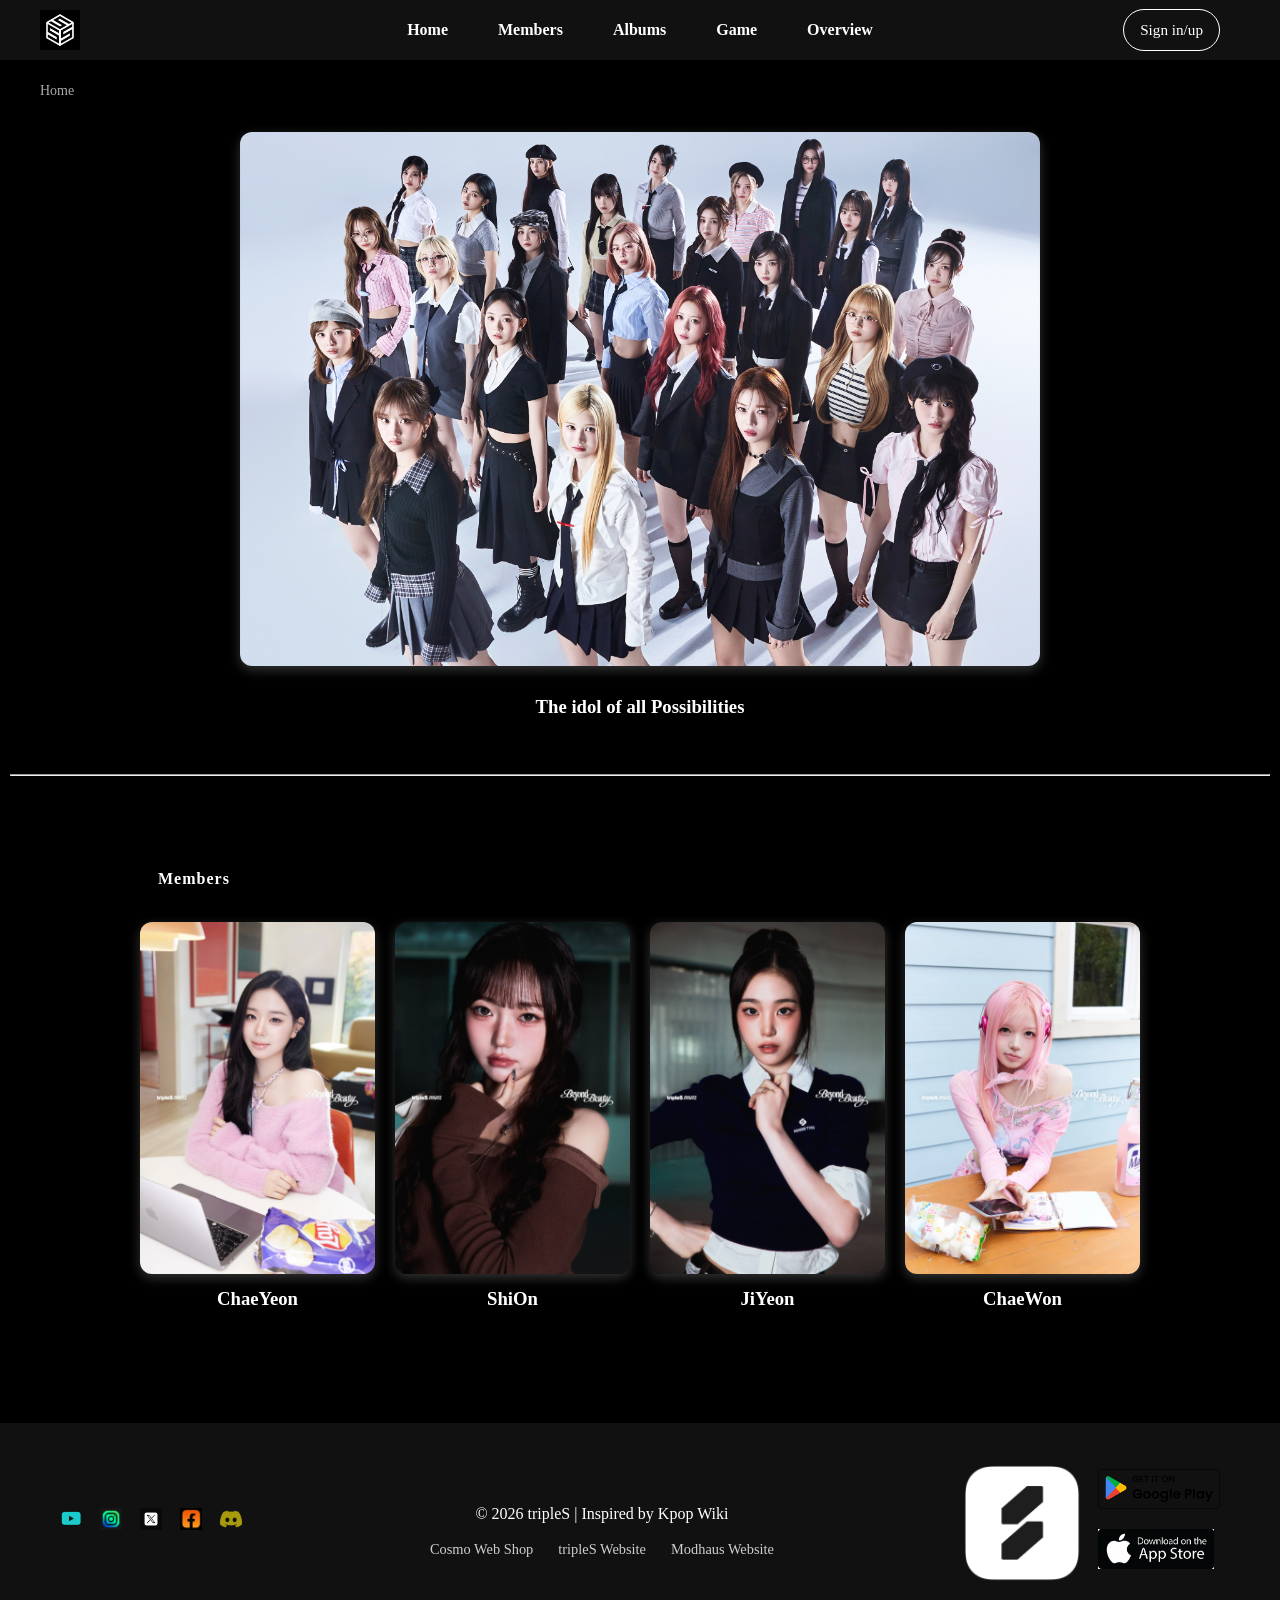
<file: index.html>
<!DOCTYPE html>
<html lang="en">
<head>
  <meta charset="UTF-8">
  <meta name="viewport" content="width=device-width, initial-scale=1.0">
  <link rel="icon" type="image/webp" href="images/tripleS_icon.webp">
  <title>tripleS</title>
  <link rel="stylesheet" href="style.css">
</head>
<body>

  <header>
    <nav class="navbar">
      <div class="nav-left">
        <a href="index.html">
          <img src="images/tripleS_logo.png" alt="tripleS logo">
        </a>
      </div>
      <button class="hamburger" aria-label="Toggle menu" type="button">
        <span></span>
        <span></span>
        <span></span>
      </button>
      
      <ul class="nav-center">
        <li><a href="index.html">Home</a></li>
        <li><a href="members.html">Members</a></li>
        <li><a href="albums.html">Albums</a></li>
        <li><a href="game.html">Game</a></li>
        <li><a href="overview.html">Overview</a></li>
        <li id="shopNav" style="display:none;">
          <a href="shop.html">Shop</a>
        </li>
      </ul>

      <div class="nav-right">
        <!-- 🛒 CART ICON -->
<a href="cart.html" id="cartIcon" class="cart-icon" style="display:none;">
  🛒
</a>
  <a href="login.html" id="loginBtn" class="signin-btn">Sign in/up</a>

  <div class="nav-profile" id="profileMenu" style="display: none;">
    <img src="images/Profile_avatar.png" class="profile-img" alt="Profile" onclick="toggleDropdown()">
    <div class="dropdown" id="dropdown">

  <p class="dropdown-user" id="dropdownUsername"></p>
  <!-- ⭐ ADMIN BUTTON -->
  <a href="admin.html" id="adminLink" style="display:none;">Admin Dashboard</a>
  <!-- My Orders -->
      <a href="order.html" id="myOrdersLink">My Orders</a>

      <!-- Checkout (disabled if cart empty) -->
      <a href="checkout.html" id="checkoutLink">Checkout</a>

  <a href="#" onclick="logout()">Logout</a>

</div>
  </div>
</div>

    </nav>
  </header>

  <div class="breadcrumb">
    <a href="#" onclick="showSection('home')">Home</a>
    <span id="breadcrumb-path"></span>
  </div>

  <!-- Home Section -->
  <section class="group-section" id="home">
    <img src="images/tripleS_group_1.jpg" alt="tripleS Group">
    <h3>The idol of all Possibilities</h3>
    <br>
    <hr>

    <section class="member-section">
      <div class="member-header">
        <a href="members.html" class="members-btn">Members</a>
      </div>

      <div class="member-grid" id="memberGrid"></div>
    </section>
  </section>

<footer class="footer">

  <!-- LEFT : SOCIAL -->
  <div class="footer-left">
    <a href="https://www.youtube.com/@triplescosmos" target="_blank"><img src="images/youtube-icon-lg.png"></a>
    <a href="https://www.instagram.com/triplescosmos/" target="_blank"><img src="images/instagram.avif"></a>
    <a href="https://x.com/triplescosmos" target="_blank"><img src="images/x-logo-icon.avif"></a>
    <a href="https://www.facebook.com/triplescosmos.archive" target="_blank"><img src="images/facebook-app-icon.avif"></a>
    <a href="https://discord.gg/triplescosmos" target="_blank"><img src="images/discord.png"></a>
  </div>


  <!-- CENTER -->
  <div class="footer-center">
    <p>© 2026 tripleS | Inspired by Kpop Wiki</p>

    <div class="footer-links">
      <a href="https://shop.cosmo.fans/" target="_blank">Cosmo Web Shop</a>
      <a href="https://www.triplescosmos.com/" target="_blank">tripleS Website</a>
      <a href="https://www.mod-haus.com/" target="_blank">Modhaus Website</a>
    </div>
  </div>


  <!-- RIGHT -->
  <div class="footer-right">

  <a class="cosmo-logo">
    <img src="images/Cosmo_app_logo.webp">
  </a>

<div class="store-icons">
    <a href="https://play.google.com/store/apps/details?id=com.modhaus.cosmo"><img src="images/google-play.webp"></a>
    <a href="https://apps.apple.com/kr/app/cosmo-the-origin/id1617337069"><img src="images/apple-app-store.jpg"></a>
  </div>

</div>

</footer>
  <script>
  const members = [
  { name: "SeoYeon", img: "images/SeoYeon.webp", link: "member_details.html#seoyeon" },
  { name: "HyeRin", img: "images/HyeRin.webp", link: "member_details.html#hyerin" },
  { name: "JiWoo", img: "images/JiWoo.webp", link: "member_details.html#jiwoo" },
  { name: "ChaeWon", img: "images/ChaeWon.webp", link: "member_details.html#chaewon" },
  { name: "YooYeon", img: "images/YooYeon.webp", link: "member_details.html#yooyeon" },
  { name: "SooMin", img: "images/SooMin.webp", link: "member_details.html#soomin" },
  { name: "NaKyoung", img: "images/NaKyoung.webp", link: "member_details.html#nakyoung" },
  { name: "YuBin", img: "images/YuBin.webp", link: "member_details.html#yubin" },
  { name: "Kaede", img: "images/Kaede.webp", link: "member_details.html#kaede" },
  { name: "DaHyun", img: "images/DaHyun.webp", link: "member_details.html#dahyun" },
  { name: "Kotone", img: "images/Kotone.webp", link: "member_details.html#kotone" },
  { name: "YeonJi", img: "images/YeonJi.webp", link: "member_details.html#yeonji" },
  { name: "Nien", img: "images/Nien.webp", link: "member_details.html#nien" },
  { name: "SoHyun", img: "images/SoHyun.webp", link: "member_details.html#sohyun" },
  { name: "SeoAh", img: "images/SeoAh.webp", link: "member_details.html#seoah" },
  { name: "JiYeon", img: "images/JiYeon.webp", link: "member_details.html#jiyeon" },
  { name: "Xinyu", img: "images/XinYu.webp", link: "member_details.html#xinyu" },
  { name: "Mayu", img: "images/Mayu.webp", link: "member_details.html#mayu" },
  { name: "Lynn", img: "images/Lynn.webp", link: "member_details.html#lynn" },
  { name: "JooBin", img: "images/JooBin.webp", link: "member_details.html#joobin" },
  { name: "HaYeon", img: "images/HaYeon.webp", link: "member_details.html#hayeon" },
  { name: "ShiOn", img: "images/ShiOn.webp", link: "member_details.html#shion" },
  { name: "ChaeYeon", img: "images/ChaeYeon.webp", link: "member_details.html#chaeyeon" },
  { name: "Sullin", img: "images/Sullin.webp", link: "member_details.html#sullin" }
];

  const grid = document.getElementById("memberGrid");

  let currentMembers = [];

  // 🔹 Get random member not already shown
  function getRandomMember() {
    let available = members.filter(m => !currentMembers.includes(m));
    return available[Math.floor(Math.random() * available.length)];
  }

  // 🔹 Create card
function createCard(member) {
  const a = document.createElement("a");
  a.href = member.link;
  a.className = "member-card fade-in";

  a.innerHTML = `
    <img src="${member.img}" alt="${member.name}">
    <h3>${member.name}</h3>
  `;

  return a;
}

  // 🔹 Initial 4 members
  function loadInitial() {
    for (let i = 0; i < 4; i++) {
      let random = getRandomMember();
      currentMembers.push(random);
      grid.appendChild(createCard(random));
    }
  }

  // 🔹 Replace random card
  function replaceRandomCard() {
    const cards = document.querySelectorAll(".member-card");
    const randomIndex = Math.floor(Math.random() * cards.length);
    const oldCard = cards[randomIndex];

    oldCard.classList.add("fade-out");

    setTimeout(() => {
      const newMember = getRandomMember();

      currentMembers[randomIndex] = newMember;

      const newCard = createCard(newMember);
      grid.replaceChild(newCard, oldCard);
    }, 400);
  }

  // 🔹 Auto change every 3 seconds
  setInterval(replaceRandomCard, 5000);

  loadInitial();
  </script>
  <script src="script.js"></script>
</body>
</html>
</file>
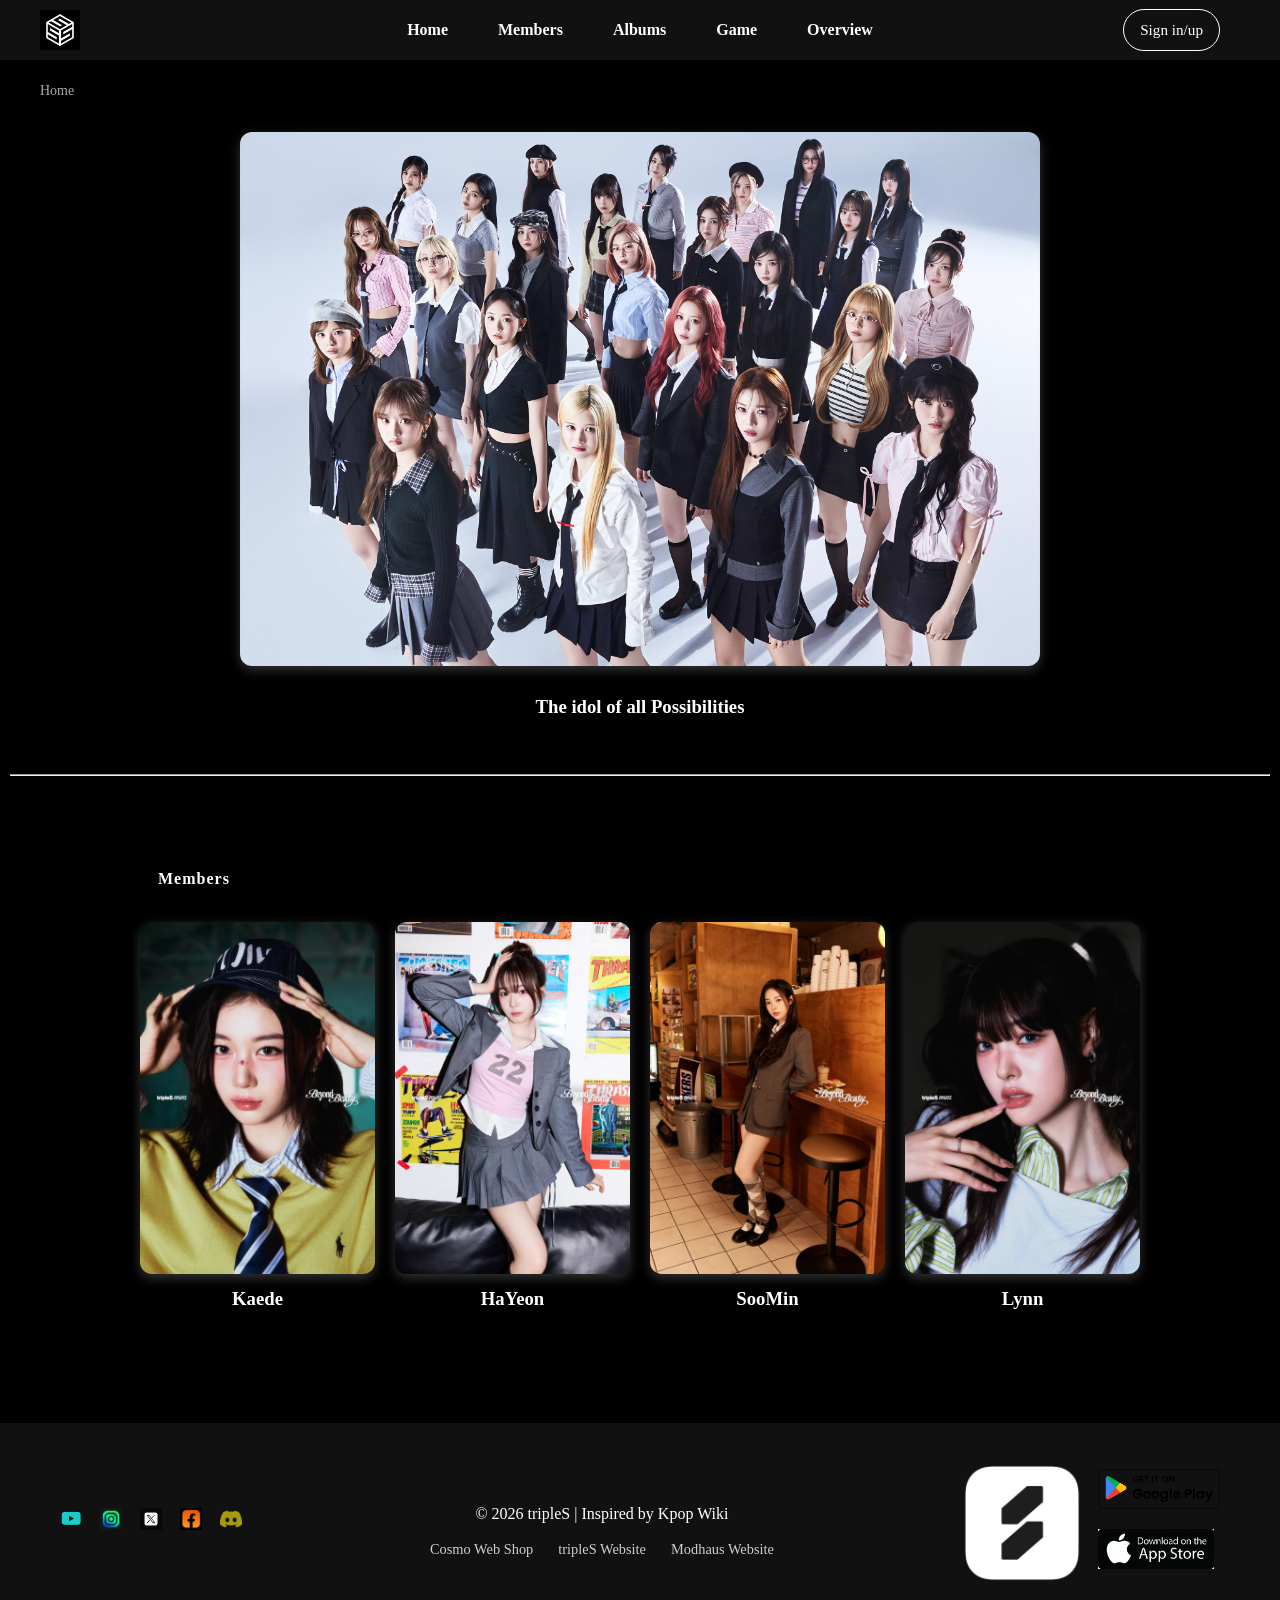
<file: admin.html>
<!DOCTYPE html>
<html lang="en">
<head>
<meta charset="UTF-8">
<meta name="viewport" content="width=device-width, initial-scale=1.0">
<link rel="icon" type="image/webp" href="images/tripleS_icon.webp">
<title>tripleS</title>
<link rel="stylesheet" href="style.css">

<style>
body{background:#000;color:white;font-family:Arial;margin:0;}
.admin-container{padding:30px 40px;}
table{width:100%;margin-top:20px;border-collapse:collapse;background:#111;}
th,td{padding:12px;border-bottom:1px solid #333;text-align:center;}
input{padding:10px;margin:5px;border-radius:8px;border:none;}
button{padding:8px 14px;border:none;border-radius:8px;cursor:pointer;}
.add-btn{background:gold;}
.cancel-btn{background:gray;}
.action-btn{margin:3px;}
#preview{width:80px;display:block;margin-top:10px;}
select{padding:6px;border-radius:6px;}
@media (max-width: 768px){

  .admin-container{
    padding:20px 15px;
  }

  h2{
    font-size:20px;
    text-align:center;
  }

  /* Make table scroll horizontally */
  table{
    display:block;
    overflow-x:auto;
    white-space:nowrap;
  }

  th, td{
    padding:10px;
    font-size:13px;
  }

  /* Stack form inputs */
  input, select{
    width:100%;
    margin:8px 0;
  }

  button{
    width:100%;
    margin-top:8px;
  }

  #preview{
    width:70px;
    margin:auto;
  }
}

/* EXTRA SMALL DEVICES */
@media (max-width: 480px){

  th, td{
    font-size:12px;
    padding:8px;
  }

  button{
    font-size:13px;
    padding:9px;
  }
}
</style>
</head>

<body>
<header>
    <nav class="navbar">
      <div class="nav-left">
        <a href="index.html">
          <img src="images/tripleS_logo.png" alt="tripleS logo">
        </a>
      </div>
      <button class="hamburger" aria-label="Toggle menu" type="button">
        <span></span>
        <span></span>
        <span></span>
      </button>
      
      <ul class="nav-center">
        <li><a href="index.html">Home</a></li>
        <li><a href="members.html">Members</a></li>
        <li><a href="albums.html">Albums</a></li>
        <li><a href="game.html">Game</a></li>
        <li><a href="overview.html">Overview</a></li>
        <li id="shopNav" style="display:none;">
          <a href="shop.html">Shop</a>
        </li>
      </ul>

      <div class="nav-right">
        <!-- 🛒 CART ICON -->
<a href="cart.html" id="cartIcon" class="cart-icon" style="display:none;">
  🛒
</a>
  <a href="login.html" id="loginBtn" class="signin-btn">Sign in/up</a>

  <div class="nav-profile" id="profileMenu" style="display: none;">
    <img src="images/Profile_avatar.png" class="profile-img" alt="Profile" onclick="toggleDropdown()">
    <div class="dropdown" id="dropdown">

  <p class="dropdown-user" id="dropdownUsername"></p>
  <!-- ⭐ ADMIN BUTTON -->
  <a href="admin.html" id="adminLink" style="display:none;">Admin Dashboard</a>
  <!-- My Orders -->
      <a href="order.html" id="myOrdersLink">My Orders</a>

      <!-- Checkout (disabled if cart empty) -->
      <a href="checkout.html" id="checkoutLink">Checkout</a>

  <a href="#" onclick="logout()">Logout</a>

</div>
  </div>
</div>

    </nav>
  </header>

  <div class="breadcrumb">
        <a href="index.html">Home</a>
        <span> / </span>
        <span class="current">Admin</span>
    </div>
<div class="admin-container">

<h2>👤 User Accounts</h2>
<table>
<thead>
<tr><th>ID</th><th>Username</th><th>Email</th><th>Role</th><th>Action</th></tr>
</thead>
<tbody id="userTable"></tbody>
</table>

<h2>🖼 Add / Edit Photocard</h2>

<input id="memberNumber" placeholder="Member S Number">
<input id="memberName" placeholder="Member Name">
<input id="price" type="number" placeholder="Price">
<input id="qty" type="number" placeholder="Stock Quantity">
<input id="imageSrc" placeholder="Image URL" oninput="previewImage()">

<br>

<button class="add-btn" id="mainBtn" onclick="addPhotocard()">Add Photocard</button>
<button class="cancel-btn" onclick="cancelEdit()">Cancel</button>

<img id="preview">

<h2>📦 Photocard List</h2>
<p style="color:gold;font-weight:bold;">
Total Photocards: <span id="totalCards">0</span>
</p>

<table>
<thead>
<tr>
<th>ID</th><th>Image</th><th>S No.</th><th>Name</th><th>Price</th><th>Stock</th><th>Action</th>
</tr>
</thead>
<tbody id="adminTable"></tbody>
</table>

<h2 style="margin-top:60px;">📋 All Orders</h2>

<p style="color:gold;font-weight:bold;">
Total Orders: <span id="totalOrders">0</span> |
Pending: <span id="pendingCount">0</span>
</p>

<table>
<thead>
<tr>
<th>Order ID</th><th>User</th><th>Date</th><th>Items</th><th>Total</th><th>Status</th><th>Actions</th>
</tr>
</thead>
<tbody id="ordersTable"></tbody>
</table>

</div>

<script>

/* 🔐 ADMIN PROTECTION */
const currentUser = JSON.parse(localStorage.getItem("tripleSCurrentUser"));
if(!currentUser || currentUser.role !== "admin"){
  window.location.replace("index.html");
}

/* 👤 USERS */
let userList = JSON.parse(localStorage.getItem("tripleSUsers")) || [];

function renderUsers(){
userTable.innerHTML="";
userList.forEach((user,index)=>{
userTable.innerHTML+=`
<tr>
<td>${index+1}</td>
<td>${user.username}</td>
<td>${user.email}</td>
<td>${user.role}</td>
<td>${user.role!=="admin" ? `<button onclick="deleteUser(${index})">Delete</button>`:"—"}</td>
</tr>`;
});
localStorage.setItem("tripleSUsers", JSON.stringify(userList));
}

function deleteUser(index){
if(confirm("Delete this user?")){
userList.splice(index,1);
renderUsers();
}
}

/* 🖼 PHOTOCARDS */
let photocardList = JSON.parse(localStorage.getItem("tripleSPhotocards")) || [];
let editIndex=-1;

function renderAdmin(){

adminTable.innerHTML="";
let totalStock=0;

photocardList.forEach((card,index)=>{
totalStock+=Number(card.qty);

adminTable.innerHTML+=`
<tr>
<td>${index+1}</td>
<td><img src="${card.image}" width="60"></td>
<td>${card.memberNumber}</td>
<td>${card.memberName}</td>
<td>฿${Number(card.price).toLocaleString("th-TH")}</td>
<td>${card.qty}</td>
<td>
<button onclick="editCard(${index})">Edit</button>
<button onclick="deleteCard(${index})">Delete</button>
</td>
</tr>`;
});

totalCards.textContent=totalStock;
localStorage.setItem("tripleSPhotocards", JSON.stringify(photocardList));
}

function addPhotocard(){

if(!memberNumber.value||!memberName.value||!price.value||!qty.value||!imageSrc.value){
alert("Fill all fields");return;
}

const newCard={
memberNumber:memberNumber.value,
memberName:memberName.value,
price:price.value,
qty:qty.value,
image:imageSrc.value
};

if(editIndex===-1){
photocardList.push(newCard);
}else{
photocardList[editIndex]=newCard;
editIndex=-1;
mainBtn.textContent="Add Photocard";
}

clearInputs();
renderAdmin();
}

function editCard(index){
const card=photocardList[index];
memberNumber.value=card.memberNumber;
memberName.value=card.memberName;
price.value=card.price;
qty.value=card.qty;
imageSrc.value=card.image;
previewImage();
editIndex=index;
mainBtn.textContent="Update Photocard";
}

function deleteCard(index){
if(confirm("Delete this photocard?")){
photocardList.splice(index,1);
renderAdmin();
}
}

function cancelEdit(){
editIndex=-1;
clearInputs();
mainBtn.textContent="Add Photocard";
}

function clearInputs(){
memberNumber.value="";
memberName.value="";
price.value="";
qty.value="";
imageSrc.value="";
preview.src="";
}

function previewImage(){
preview.src=imageSrc.value;
}

/* 📋 ORDERS */
let orders = JSON.parse(localStorage.getItem("tripleSOrders")) || [];

function renderOrders(){

ordersTable.innerHTML="";

document.getElementById("totalOrders").textContent=orders.length;
document.getElementById("pendingCount").textContent=
orders.filter(o=>o.status==="pending").length;

orders.forEach((order,index)=>{

const itemCount=order.items.length;
const firstItem=order.items[0]?.name||"—";

ordersTable.innerHTML+=`
<tr>
<td>${order.orderId}</td>
<td>${order.user}</td>
<td>${order.date}</td>
<td>${itemCount} item<br><small>${firstItem}</small></td>
<td>฿${Number(order.grandTotal).toLocaleString("th-TH")}</td>
<td>
<select onchange="updateOrderStatus(${index},this.value)">
<option value="pending" ${order.status==="pending"?"selected":""}>Pending</option>
<option value="processing" ${order.status==="processing"?"selected":""}>Processing</option>
<option value="shipped" ${order.status==="shipped"?"selected":""}>Shipped</option>
<option value="delivered" ${order.status==="delivered"?"selected":""}>Delivered</option>
<option value="cancelled" ${order.status==="cancelled"?"selected":""}>Cancelled</option>
</select>
</td>
<td>
<button onclick="deleteOrder(${index})" style="background:#c0392b;">Delete</button>
</td>
</tr>`;
});
}

function updateOrderStatus(index,status){
orders[index].status=status;
localStorage.setItem("tripleSOrders",JSON.stringify(orders));
renderOrders();
}

/* ⭐ DELETE ORDER + RESTORE STOCK */
function deleteOrder(index){

if(!confirm("Delete this order?\n\nThis will restore the stock.")) return;

const order=orders[index];

let photocards=JSON.parse(localStorage.getItem("tripleSPhotocards"))||[];

order.items.forEach(item=>{

const pName=(item.name||"").trim().toLowerCase();
const pNum=String(item.memberNumber||"").trim();
const restoreQty=Number(item.qty??1);

const match=photocards.find(card=>{
return card.memberName.trim().toLowerCase()===pName &&
String(card.memberNumber).trim()===pNum;
});

if(match){
match.qty=Number(match.qty||0)+restoreQty;
}

});

/* 🔥 sync memory */
photocardList=photocards;

localStorage.setItem("tripleSPhotocards",JSON.stringify(photocards));

orders.splice(index,1);
localStorage.setItem("tripleSOrders",JSON.stringify(orders));

renderOrders();
renderAdmin();
}

/* 🚀 LOAD */
renderUsers();
renderAdmin();
renderOrders();

</script>
<script src="script.js"></script>
</body>
</html>
</file>
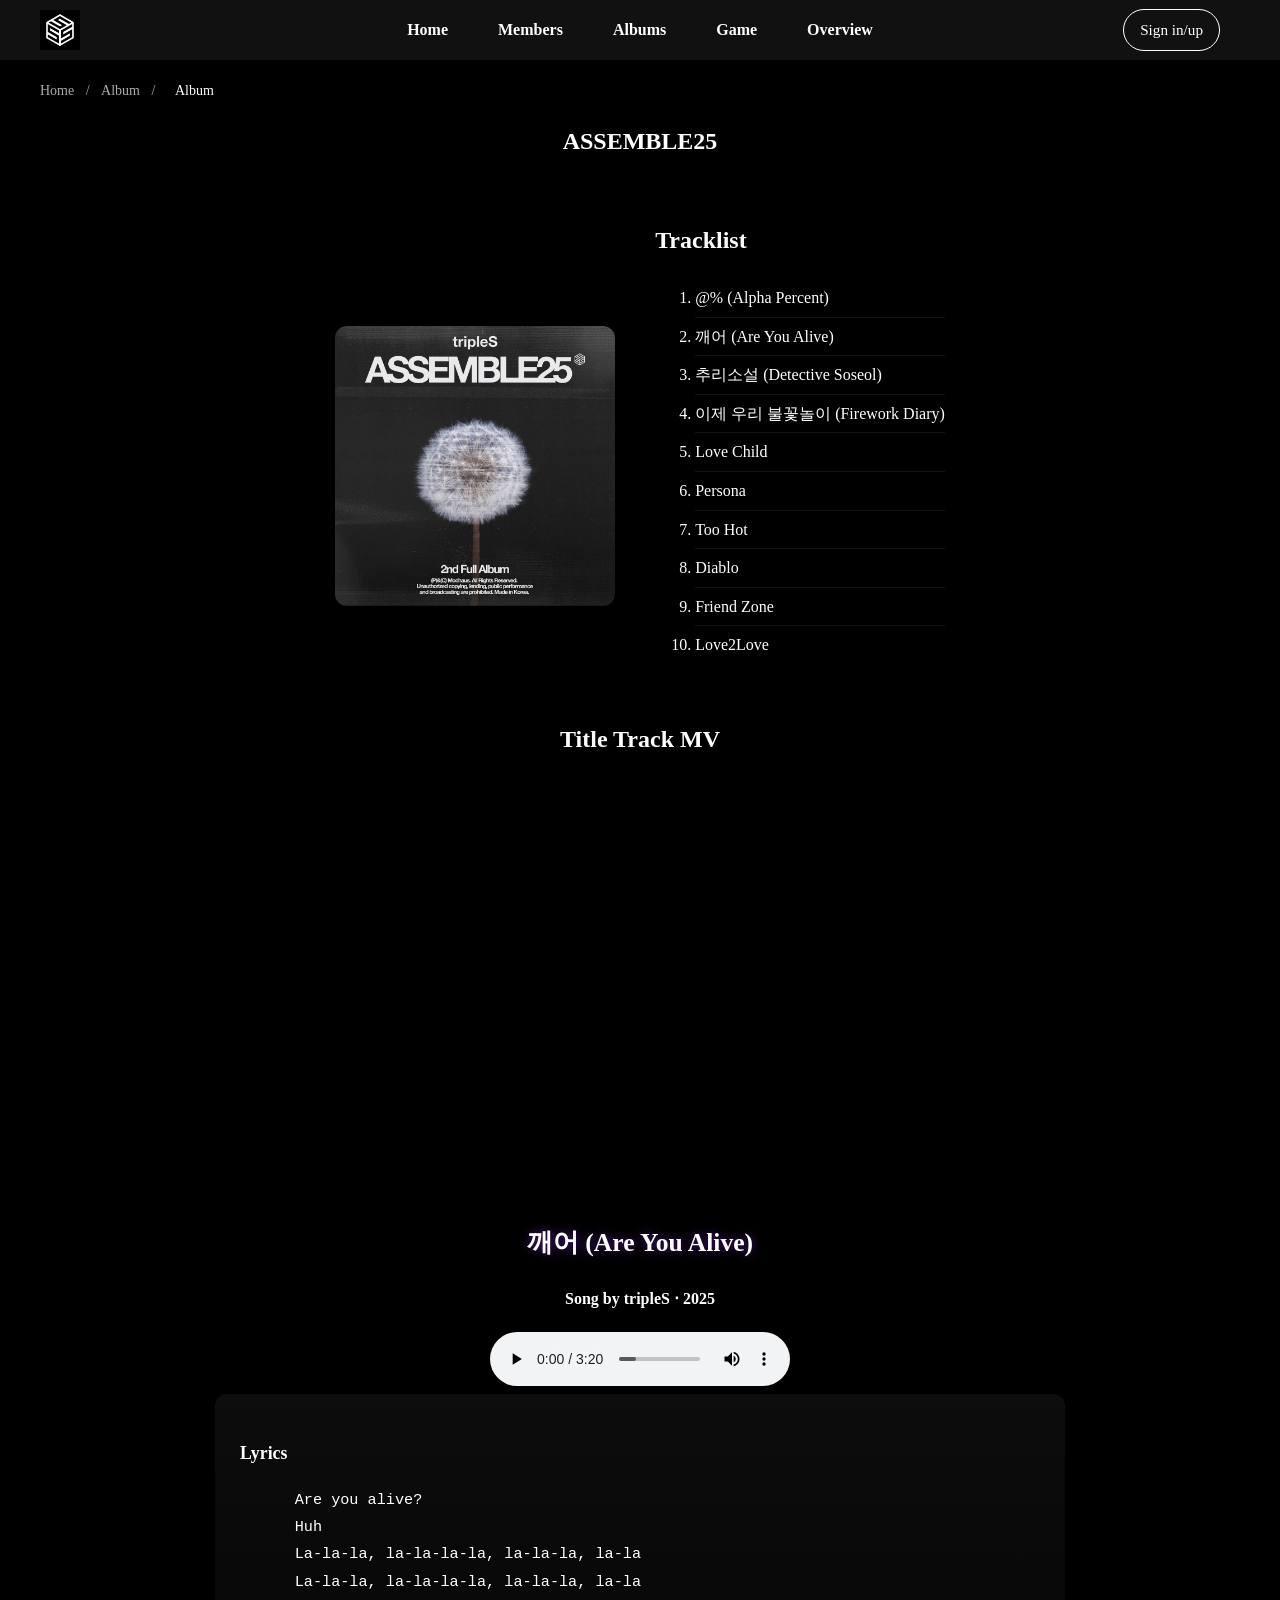
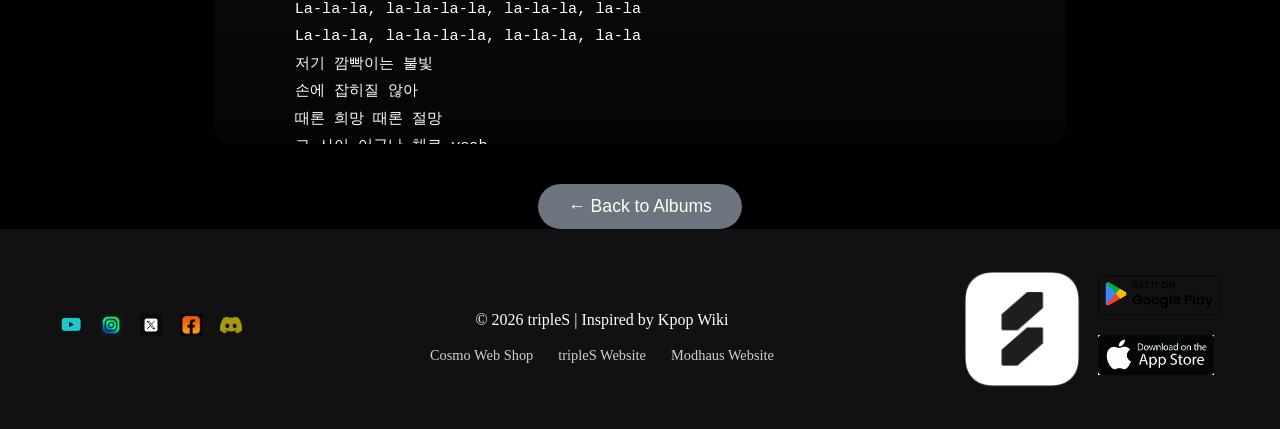
<file: album_details.html>
<!DOCTYPE html>
<html lang="en">
<head>
  <meta charset="UTF-8">
  <meta name="viewport" content="width=device-width, initial-scale=1.0">
  <link rel="icon" type="image/webp" href="images/tripleS_icon.webp">
  <title>tripleS</title>
  <link rel="stylesheet" href="style.css">
</head>
<body>

  <header>
    <nav class="navbar">
    <div class="nav-left">
      <a href="index.html">
        <img src="images/tripleS_logo.png" alt="tripleS logo">
      </a>
    </div>
      <button class="hamburger" aria-label="Toggle menu" type="button">
        <span></span>
        <span></span>
        <span></span>
      </button>

    <ul class="nav-center">
      <li><a href="index.html">Home</a></li>
      <li><a href="members.html">Members</a></li>
      <li><a href="albums.html">Albums</a></li>
      <li><a href="game.html">Game</a></li>
      <li><a href="overview.html">Overview</a></li>
      <li id="shopNav" style="display:none;">
          <a href="shop.html">Shop</a>
      </li>
    </ul>

    <div class="nav-right">
      <!-- 🛒 CART ICON -->
<a href="cart.html" id="cartIcon" class="cart-icon" style="display:none;">
  🛒
</a>
  <a href="login.html" id="loginBtn" class="signin-btn">Sign in/up</a>

  <div class="nav-profile" id="profileMenu" style="display: none;">
    <img src="images/Profile_avatar.png" class="profile-img" alt="Profile" onclick="toggleDropdown()">
    <div class="dropdown" id="dropdown">

  <p class="dropdown-user" id="dropdownUsername"></p>

  <!-- ⭐ ADMIN BUTTON -->
  <a href="admin.html" id="adminLink" style="display:none;">Admin Dashboard</a>
<!-- My Orders -->
      <a href="order.html" id="myOrdersLink">My Orders</a>

      <!-- Checkout (disabled if cart empty) -->
      <a href="checkout.html" id="checkoutLink">Checkout</a>
  <a href="#" onclick="logout()">Logout</a>

</div>
  </div>
</div>
  </nav>

  </header>

  <div class="breadcrumb">
    <a href="index.html">Home</a>
    <span> / </span>
    <a href="albums.html">Album</a>
    <span> / </span>
    <span class="current" id="album-breadcrumb">Album</span>
  </div>

<!-- ASSEMBLE25 Detail Page -->
<section id="assemble25" class="album-detail"; padding: 40px 20px; max-width: 1200px; margin: 0 auto; background: #000; color: #fff; min-height: 80vh;">
  <h1 style="text-align: center; margin-bottom: 40px;">ASSEMBLE25</h1>

  <div class="album-detail-container">
    <!-- Smaller & centered album cover -->
    <div class="album-cover-large">
      <img src="images/Assemble25.webp" alt="ASSEMBLE25">
    </div>

    <!-- Tracklist -->
    <div class="tracklist-section">
      <h2 style="color: #ffffff; margin-bottom: 20px;">Tracklist</h2>
      <ol class="tracklist">
        <li>@% (Alpha Percent)</li>
        <li>깨어 (Are You Alive)</li>
        <li>추리소설 (Detective Soseol)</li>
        <li>이제 우리 불꽃놀이 (Firework Diary)</li>
        <li>Love Child</li>
        <li>Persona</li>
        <li>Too Hot</li>
        <li>Diablo</li>
        <li>Friend Zone</li>
        <li>Love2Love</li>
      </ol>
    </div>
  </div>

  <!-- Title Track YouTube -->
  <div class="youtube-section">
    <h2 style="color: #ffffff; text-align: center; margin: 40px 0 20px;">Title Track MV</h2>
    <div class="video-wrapper">
      <iframe width="100%" height="450" src="https://youtu.be/pTycfmVzdl8?list=RDpTycfmVzdl8" 
              title="tripleS - ASSEMBLE25 Title Track" frameborder="0" 
              allow="accelerometer; autoplay; clipboard-write; encrypted-media; gyroscope; picture-in-picture" allowfullscreen></iframe>
    </div>
  </div>

</div>
  <div class="lyrics-section">
    <h1 class="lyrics-title">깨어 (Are You Alive)</h1>
    <h4>Song by tripleS ‧ 2025</h3>
    <audio controls>
      <source src="audio/tripleS(트리플에스) '깨어' (Are You Alive) Official MV.mp3" type="audio/mpeg">
    </audio>
    <div class="lyrics-box">
    <h3>Lyrics</h3>
    <pre>
      Are you alive?
      Huh
      La-la-la, la-la-la-la, la-la-la, la-la
      La-la-la, la-la-la-la, la-la-la, la-la
      La-la-la, la-la-la-la, la-la-la, la-la
      La-la-la, la-la-la-la, la-la-la, la-la
      저기 깜빡이는 불빛
      손에 잡히질 않아
      때론 희망 때론 절망
      그 사이 어긋난 채로 yeah
      Do it 세상은 점점 더 화려하게 빛나
      근데 왜 더 숨이 차
      더 뛰어도 꿈은 더 멀어져
      La-la-la, la-la-la-la, la-la-la, la-la (깨어나 이제)
      La-la-la, la-la-la-la, la-la-la, la-la
      사실 난 행복하고 싶은 걸 누구보다 더
      La-la-la, la-la-la-la, la-la-la, la-la
      아 보니까 너도 huh
      날 닮은 것 같아 uh
      넘어지고 슬퍼도 그저
      넌 내색조차 안 하네
      우리 그냥 도망치자
      아무도 날 찾지 못하게
      더 짙어버린 꿈으로
      초란 날 더 숨겨
      Do it 광고 속 화려한 저 세상을 향해
      근데 왜 더 숨이 차
      더 뛰어도 꿈은 더 사라져
      La-la-la, la-la-la-la, la-la-la, la-la (깨어나 이제)
      La-la-la, la-la-la-la, la-la-la, la-la
      사실 난 행복하고 예쁜 걸 누구보다 더
      La-la-la, la-la-la-la, la-la-la, la-la
      La, la-la, la, la, la, la
      La, la-la, la, la, 더 뛰어도 꿈은 더 멀어져
      La-la-la, la-la-la-la, la-la-la, la-la (yeah, yeah)
      La-la-la, la-la-la-la, la-la-la, la-la (we gonna run away)
      Ooh, ah 울지 마, 다 악몽일 뿐이야 내 세상은
      꿈에서 깨우던 햇살 oh
      You finally realize
      눈을 뜨면 행복 다 여기 있단 걸
      빛나고 있어 우린 여기서 we so alive, yeah
      La-la-la, la-la-la-la, la-la-la, la-la (깨어나 이제)
      La-la-la, la-la-la-la, la-la-la, la-la
      사실 난 행복하고 싶은 걸 누구보다 더
      La-la-la, la-la-la-la, la-la-la, la-la (ah, yeah, yeah, yeah)
      더 큰 꿈을 향해 달려가 좀 더 더 높이 (ooh, whoa)
      더 큰 절망 향해 떨어져 좀 더 깊숙이 (사실 난)
      내일 눈을 뜨면 모든 게 꿈에 닿기를 (행복하고 예쁜 걸 누구보다도)
      La-la-la, la-la-la-la, la-la-la, la-la
      꿈에서 깨면
    </pre>
  </div>
  </div>
  <div style="text-align: center; margin-top: 40px;">
    <button onclick="location.href='albums.html'"
style="padding: 12px 30px; font-size: 1.1rem; background: #6c757d; color: white; border: none; border-radius: 30px; cursor: pointer;">
  ← Back to Albums
</button>
  </div>
</section>

<!-- ASSEMBLE24 Detail Page -->
<section id="assemble24" class="album-detail" style="display:none; padding: 40px 20px; max-width: 1200px; margin: 0 auto; background: #000; color: #fff; min-height: 80vh;">
  <h1 style="text-align: center; margin-bottom: 40px;">ASSEMBLE24</h1>

  <div class="album-detail-container">
    <!-- Smaller & centered album cover -->
    <div class="album-cover-large">
      <img src="images/ASSEMBLE24.webp" alt="ASSEMBLE24">
    </div>

    <!-- Tracklist -->
    <div class="tracklist-section">
      <h2 style="color: #ffffff; margin-bottom: 20px;">Tracklist</h2>
      <ol class="tracklist">
        <li>S</li>
        <li>Girls Never Die</li>
        <li>가시권 (Heart Raider)</li>
        <li>Midnight Flower</li>
        <li>White Soul Sneakers</li>
        <li>치유 (Chiyu)</li>
        <li>24</li>
        <li>이면의 이면 (Beyond the Beyond)</li>
        <li>Non Scale</li>
        <li>Dimension</li>
      </ol>
    </div>
  </div>

  <!-- Title Track YouTube -->
  <div class="youtube-section">
    <h2 style="color: #ffffff; text-align: center; margin: 40px 0 20px;">Title Track MV</h2>
    <div class="video-wrapper">
      <iframe width="100%" height="450" src="https://youtu.be/2tda_TCjz8w?list=RD2tda_TCjz8w" 
              title="tripleS - ASSEMBLE24 Title Track" frameborder="0" 
              allow="accelerometer; autoplay; clipboard-write; encrypted-media; gyroscope; picture-in-picture" allowfullscreen></iframe>
    </div>
  </div>
  <div class="lyrics-section">
    <h1 class="lyrics-title">Girls Never Die</h1>
    <h4>Song by tripleS ‧ 2024</h3>
    <audio controls>
      <source src="audio/tripleS(트리플에스) 'Girls Never Die' Official MV.mp3" type="audio/mpeg">
    </audio>
    <div class="lyrics-box">
    <h3>Lyrics</h3>
    <pre>
      Higher now, can't deny, never die
      Higher now, can't deny, never die (다시 해보자)
      Higher now (yeah), can't deny, never die (let's go)
      Higher now (ooh), can't deny (let's go), never die (yeah)
      La-la-la, la-la-la-la
      끝까지 가볼래 포기는 안 할래 난
      La-la-la, la-la-la-la
      쓰러져도 일어나
      We go, we high, go now, oh-oh
      La-la-la, la-la-la-la
      Girls never die 절대 never cry
      세상은 늘 화려한 꿈
      내 눈이 멀게 눈부셔 shine better
      난 여기 보이지 않겠지 점점
      초라한 내가 싫어
      날 보이기도 싫어
      짙게 화장했던 이유
      필터 꼈던 이유 알겠니?
      이젠 알겠니?
      La-la-la, la-la-la-la
      끝까지 가볼래 포기는 안 할래 난
      La-la-la, la-la-la-la
      쓰러져도 일어나
      We go, we high, go now, oh-oh
      La-la-la, la-la-la-la
      Girls never die 절대 never cry
      비켜봐 봐, 비켜 핑계는
      우린 본질 속에 진주가 될래
      꿈의 난이도 좀 더 난 높일게
      고통, 시련 다듬어 내가 될게
      I'm just 이제 조금 알겠어
      I shine 왜 날 힘들게 울게만 둔 건지
      Hold me closer broken myself, yeah
      La-la-la, la-la-la-la
      끝까지 가볼래 포기는 안 할래 난
      La-la-la, la-la-la-la
      쓰러져도 일어나
      We go, we high, go now, oh-oh
      La-la-la, la-la-la-la
      Girls never die 절대 never cry
      날 따라와 달라진 날
      하나가 되자
      너의 꿈이 내가 되고
      우리 함께 꾸는 꿈
      두려움 따위 다 함께 있다면은
      이제 무서울 것 없지
      다시 해볼까?
      Yeah, yeah, yeah (yeah)
      La-la-la, la-la-la-la (oh)
      끝까지 가볼래 포기는 안 할래 난
      La-la-la, la-la-la-la
      쓰러져도 일어나 (oh)
      We go (so high), we high, go now, oh-oh
      La-la-la, la-la-la-la
      Girls never die 절대 never cry (never cry)
      La-la-la, la-la-la-la
      Girls never die 절대 never cry, oh
      La-la-la, la-la-la-la
      끝까지 가볼래 포기는 안 할래
      We go, we high, go now, oh-oh
      La-la-la, la-la-la-la
      Girls never die 절대 never cry
    </pre>
  </div>
  </div>
  <div style="text-align: center; margin-top: 40px;">
    <button onclick="location.href='albums.html'"
style="padding: 12px 30px; font-size: 1.1rem; background: #6c757d; color: white; border: none; border-radius: 30px; cursor: pointer;">
  ← Back to Albums
</button>
  </div>
</section>
  <!-- End of Albums Section -->

  <!-- Footer -->
<footer class="footer">

  <!-- LEFT : SOCIAL -->
  <div class="footer-left">
    <a href="https://www.youtube.com/@triplescosmos" target="_blank"><img src="images/youtube-icon-lg.png"></a>
    <a href="https://www.instagram.com/triplescosmos/" target="_blank"><img src="images/instagram.avif"></a>
    <a href="https://x.com/triplescosmos" target="_blank"><img src="images/x-logo-icon.avif"></a>
    <a href="https://www.facebook.com/triplescosmos.archive" target="_blank"><img src="images/facebook-app-icon.avif"></a>
    <a href="https://discord.gg/triplescosmos" target="_blank"><img src="images/discord.png"></a>
  </div>


  <!-- CENTER -->
  <div class="footer-center">
    <p>© 2026 tripleS | Inspired by Kpop Wiki</p>

    <div class="footer-links">
      <a href="https://shop.cosmo.fans/" target="_blank">Cosmo Web Shop</a>
      <a href="https://www.triplescosmos.com/" target="_blank">tripleS Website</a>
      <a href="https://www.mod-haus.com/" target="_blank">Modhaus Website</a>
    </div>
  </div>


  <!-- RIGHT -->
  <div class="footer-right">

  <a class="cosmo-logo">
    <img src="images/Cosmo_app_logo.webp">
  </a>

<div class="store-icons">
    <a href="https://play.google.com/store/apps/details?id=com.modhaus.cosmo"><img src="images/google-play.webp"></a>
    <a href="https://apps.apple.com/kr/app/cosmo-the-origin/id1617337069"><img src="images/apple-app-store.jpg"></a>
  </div>

</div>

</footer>

  <script src="script.js"></script>
</body>
</html>
</file>
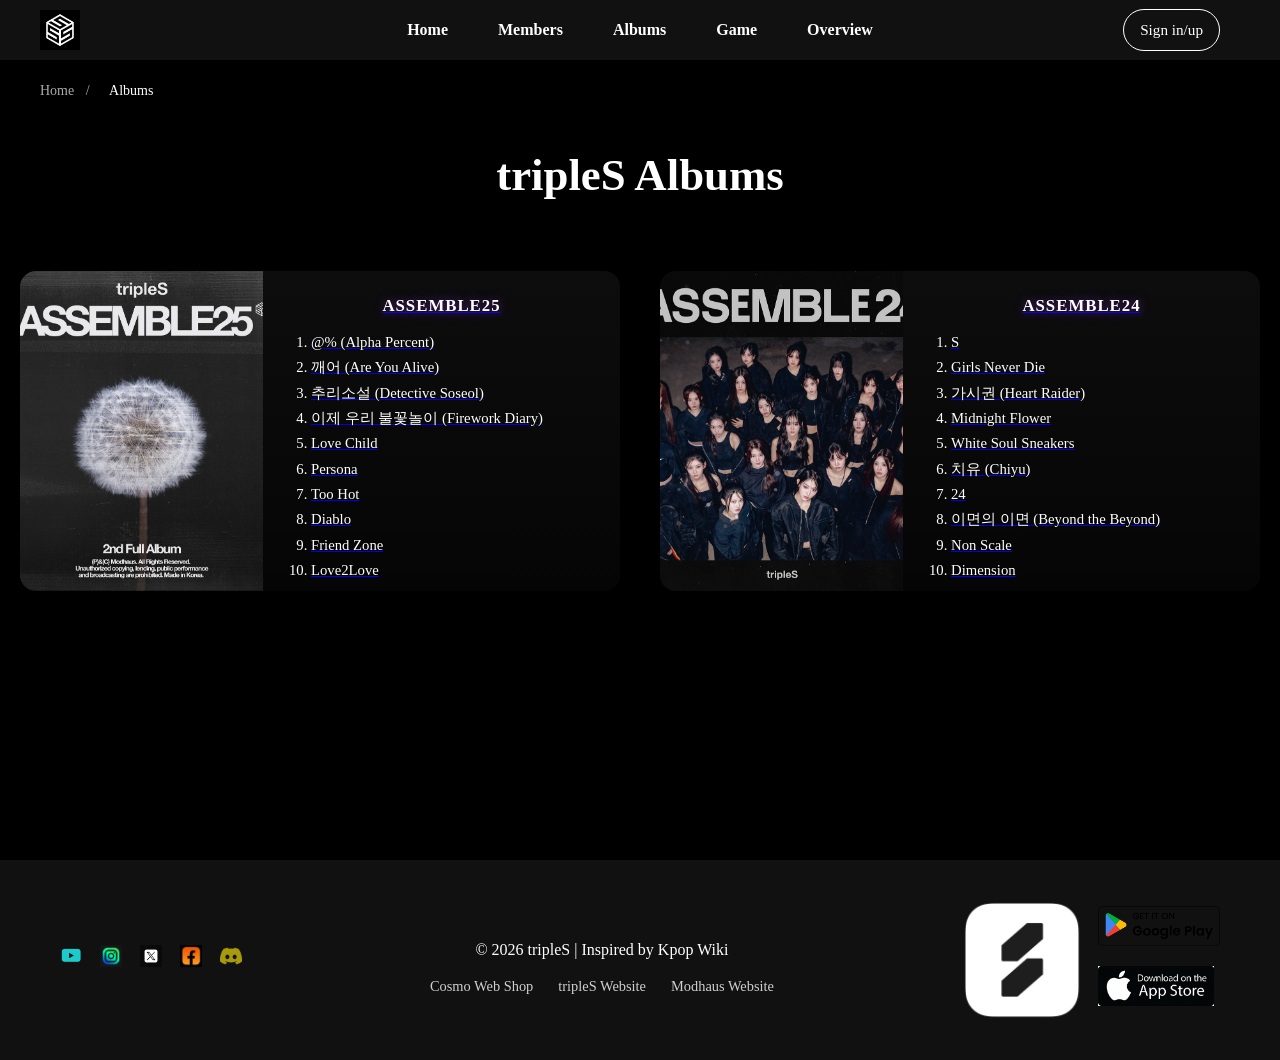
<file: albums.html>
<!DOCTYPE html>
<html lang="en">
<head>
  <meta charset="UTF-8">
  <meta name="viewport" content="width=device-width, initial-scale=1.0">
  <link rel="icon" type="image/webp" href="images/tripleS_icon.webp">
  <title>tripleS</title>
  <link rel="stylesheet" href="style.css">
</head>
<body>

  <header>
    <nav class="navbar">
    <div class="nav-left">
      <a href="index.html">
        <img src="images/tripleS_logo.png" alt="tripleS logo">
      </a>
    </div>
      <button class="hamburger" aria-label="Toggle menu" type="button">
        <span></span>
        <span></span>
        <span></span>
      </button>

    <ul class="nav-center">
      <li><a href="index.html">Home</a></li>
      <li><a href="members.html">Members</a></li>
      <li><a href="albums.html">Albums</a></li>
      <li><a href="game.html">Game</a></li>
      <li><a href="overview.html">Overview</a></li>
      <li id="shopNav" style="display:none;">
          <a href="shop.html">Shop</a>
      </li>
    </ul>

    <div class="nav-right">
      <!-- 🛒 CART ICON -->
<a href="cart.html" id="cartIcon" class="cart-icon" style="display:none;">
  🛒
</a>
  <a href="login.html" id="loginBtn" class="signin-btn">Sign in/up</a>

  <div class="nav-profile" id="profileMenu" style="display: none;">
    <img src="images/Profile_avatar.png" class="profile-img" alt="Profile" onclick="toggleDropdown()">
    <div class="dropdown" id="dropdown">

  <p class="dropdown-user" id="dropdownUsername"></p>

  <!-- ⭐ ADMIN BUTTON -->
  <a href="admin.html" id="adminLink" style="display:none;">Admin Dashboard</a>
<!-- My Orders -->
      <a href="order.html" id="myOrdersLink">My Orders</a>

      <!-- Checkout (disabled if cart empty) -->
      <a href="checkout.html" id="checkoutLink">Checkout</a>
  <a href="#" onclick="logout()">Logout</a>

</div>
  </div>
</div>
  </nav>

  </header>

  <div class="breadcrumb">
    <a href="index.html">Home</a>
    <span>/</span>
    <span class="current">Albums</span>
  </div>

 <section id="albums"
style="padding: -10px 20px; min-height: 80vh; max-width: 1300px; margin: 0 auto; background: #000;">

<h1 style="text-align: center; color: #fff; margin-bottom: 5px; font-size: 2.8rem;">
  tripleS Albums
</h1>

<div class="album-grid">

  <!-- ASSEMBLE25 -->
  <a href="album_details.html#assemble25" class="album-card">
    <div class="album-row">
      <div class="album-cover">
        <img src="images/Assemble25.webp" alt="ASSEMBLE25">
      </div>

      <div class="album-info">
        <h2 class="album-title">ASSEMBLE25</h2>
        <ol class="tracklist">
          <li>@% (Alpha Percent)</li>
          <li>깨어 (Are You Alive)</li>
          <li>추리소설 (Detective Soseol)</li>
          <li>이제 우리 불꽃놀이 (Firework Diary)</li>
          <li>Love Child</li>
          <li>Persona</li>
          <li>Too Hot</li>
          <li>Diablo</li>
          <li>Friend Zone</li>
          <li>Love2Love</li>
        </ol>
      </div>
    </div>
  </a>

  <!-- ASSEMBLE24 -->
  <a href="album_details.html#assemble24" class="album-card">
    <div class="album-row">
      <div class="album-cover">
        <img src="images/ASSEMBLE24.webp" alt="ASSEMBLE24">
      </div>

      <div class="album-info">
        <h2 class="album-title">ASSEMBLE24</h2>
        <ol class="tracklist">
          <li>S</li>
          <li>Girls Never Die</li>
          <li>가시권 (Heart Raider)</li>
          <li>Midnight Flower</li>
          <li>White Soul Sneakers</li>
          <li>치유 (Chiyu)</li>
          <li>24</li>
          <li>이면의 이면 (Beyond the Beyond)</li>
          <li>Non Scale</li>
          <li>Dimension</li>
        </ol>
      </div>
    </div>
  </a>

</div>

</section>


<!-- Footer -->
<footer class="footer">

  <!-- LEFT : SOCIAL -->
  <div class="footer-left">
    <a href="https://www.youtube.com/@triplescosmos" target="_blank"><img src="images/youtube-icon-lg.png"></a>
    <a href="https://www.instagram.com/triplescosmos/" target="_blank"><img src="images/instagram.avif"></a>
    <a href="https://x.com/triplescosmos" target="_blank"><img src="images/x-logo-icon.avif"></a>
    <a href="https://www.facebook.com/triplescosmos.archive" target="_blank"><img src="images/facebook-app-icon.avif"></a>
    <a href="https://discord.gg/triplescosmos" target="_blank"><img src="images/discord.png"></a>
  </div>


  <!-- CENTER -->
  <div class="footer-center">
    <p>© 2026 tripleS | Inspired by Kpop Wiki</p>

    <div class="footer-links">
      <a href="https://shop.cosmo.fans/" target="_blank">Cosmo Web Shop</a>
      <a href="https://www.triplescosmos.com/" target="_blank">tripleS Website</a>
      <a href="https://www.mod-haus.com/" target="_blank">Modhaus Website</a>
    </div>
  </div>


  <!-- RIGHT -->
  <div class="footer-right">

  <a class="cosmo-logo">
    <img src="images/Cosmo_app_logo.webp">
  </a>

<div class="store-icons">
    <a href="https://play.google.com/store/apps/details?id=com.modhaus.cosmo"><img src="images/google-play.webp"></a>
    <a href="https://apps.apple.com/kr/app/cosmo-the-origin/id1617337069"><img src="images/apple-app-store.jpg"></a>
  </div>

</div>

</footer>

  <script src="script.js"></script>
</body>
</html>
</file>
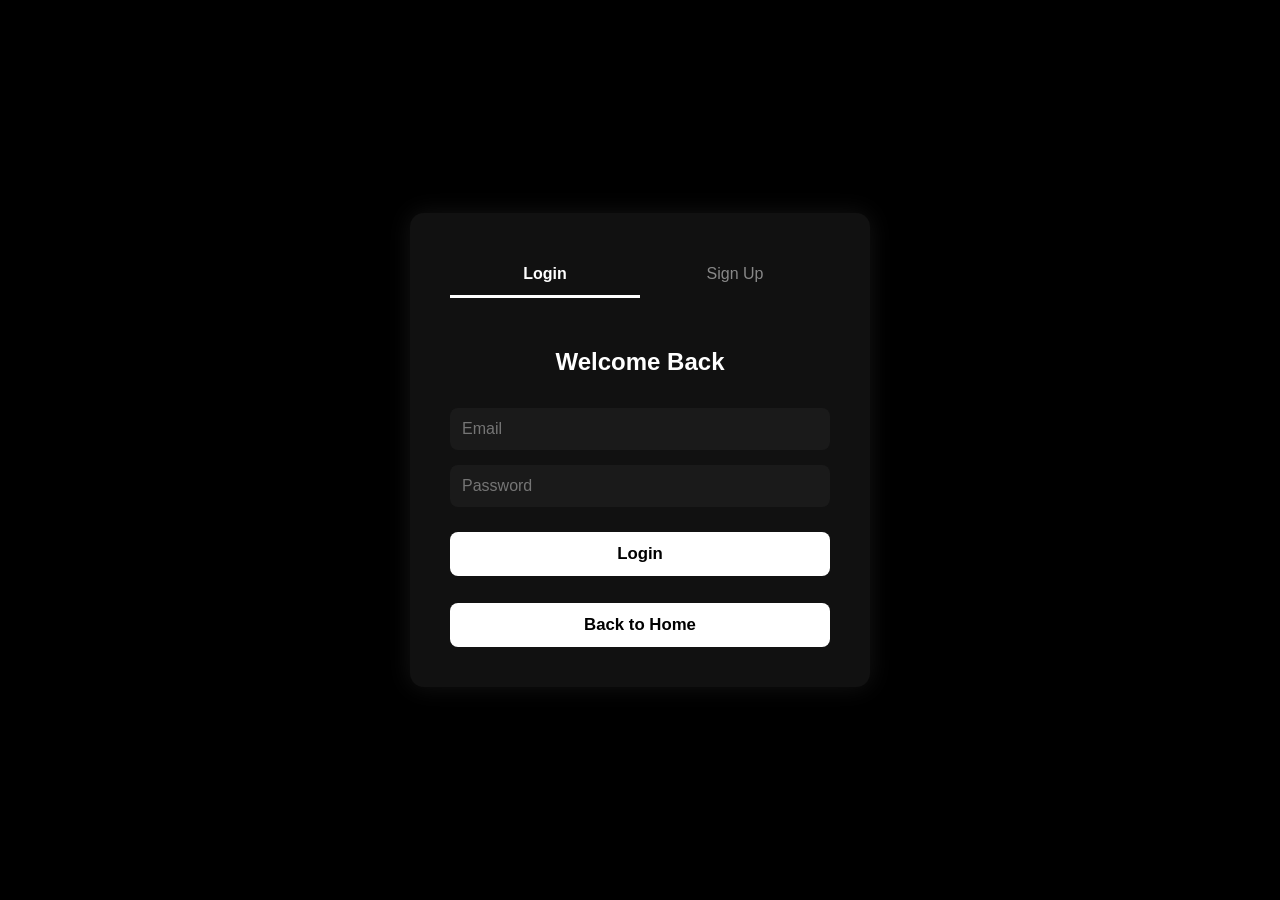
<file: cart.html>
<!DOCTYPE html>
<html lang="en">
<head>
  <meta charset="UTF-8" />
  <meta name="viewport" content="width=device-width, initial-scale=1.0"/>
  <link rel="icon" type="image/webp" href="images/tripleS_icon.webp"/>
  <title>tripleS</title>
  <link rel="stylesheet" href="style.css"/>

  <style>
    .cart-container { max-width: 1100px; margin: 40px auto; padding: 0 20px; }
    h1 { text-align: center; margin: 30px 0 40px; color: #eee; font-size: 2.2rem; }
    .cart-table { width: 100%; border-collapse: separate; border-spacing: 0; background: #111; border-radius: 12px; overflow: hidden; box-shadow: 0 4px 20px rgba(0,0,0,0.5); }
    .cart-table th, .cart-table td { padding: 16px 12px; text-align: center; border-bottom: 1px solid #222; }
    .cart-table th { background: #1a1a1a; color: #ff4d4d; font-weight: bold; text-transform: uppercase; font-size: 0.9rem; letter-spacing: 0.5px; }
    .cart-table td { color: #ddd; }
    .cart-table img { height: 90px; border-radius: 8px; object-fit: cover; border: 1px solid #333; }
    .qty-control { display: inline-flex; align-items: center; background: #222; border-radius: 6px; overflow: hidden; }
    .qty-btn { background: #333; color: white; border: none; padding: 8px 14px; font-size: 1.1rem; cursor: pointer; transition: background 0.2s; }
    .qty-btn:hover { background: #444; }
    .qty-btn:disabled { background: #2a2a2a; cursor: not-allowed; opacity: 0.6; }
    .qty-display { min-width: 40px; text-align: center; font-weight: bold; color: #ff4d4d; }
    .remove-btn { background: #c0392b; color: white; border: none; padding: 8px 14px; border-radius: 6px; cursor: pointer; font-size: 0.9rem; transition: all 0.2s; }
    .remove-btn:hover { background: #e74c3c; transform: translateY(-1px); }
    .empty-cart { text-align: center; padding: 80px 20px; color: #777; font-size: 1.3rem; background: #111; border-radius: 12px; margin: 40px 0; }
    .cart-summary { display: flex; justify-content: space-between; align-items: center; margin: 30px 0 60px 0; padding: 0 10px; flex-wrap: wrap; gap: 20px; }
    .grand-total { font-size: 1.7rem; color: #eee; }
    .grand-total strong { color: #ff4d4d; }
    .checkout-btn { background: #ff4d4d; color: white; border: none; padding: 14px 32px; font-size: 1.2rem; font-weight: bold; border-radius: 8px; cursor: pointer; transition: all 0.25s; }
    .checkout-btn:hover { background: #e63939; transform: translateY(-2px); box-shadow: 0 8px 20px rgba(255, 77, 77, 0.35); }
    .checkout-btn:disabled { background: #555; cursor: not-allowed; transform: none; box-shadow: none; }

    /* Cart icon badge */
    .cart-icon {
      position: relative;
      font-size: 1.6rem;
      text-decoration: none;
      color: white;
      margin-right: 20px;
    }

    .cart-count {
      position: absolute;
      top: -10px;
      right: -12px;
      background: #ff4d4d;
      color: white;
      font-size: 0.75rem;
      font-weight: bold;
      width: 20px;
      height: 20px;
      border-radius: 50%;
      display: flex;
      align-items: center;
      justify-content: center;
    }
    /* ===============================
   TABLET
================================ */
@media (max-width: 1024px) {

  .cart-container {
    margin: 30px auto;
  }

  h1 {
    font-size: 2rem;
  }

  .cart-table img {
    height: 75px;
  }

}


/* ===============================
   MOBILE
================================ */
@media (max-width: 768px) {

  .cart-container {
    margin: 20px auto;
    padding: 0 14px;
  }

  h1 {
    font-size: 1.6rem;
    margin: 20px 0 30px;
  }

  /* TABLE → SCROLLABLE */
  .cart-table {
    display: block;
    overflow-x: auto;
    white-space: nowrap;
  }

  .cart-table th,
  .cart-table td {
    font-size: 0.9rem;
    padding: 12px 10px;
  }

  .cart-table img {
    height: 65px;
  }

  /* QTY CONTROLS BIGGER FOR TOUCH */
  .qty-btn {
    padding: 10px 16px;
    font-size: 1.2rem;
  }

  .qty-display {
    min-width: 36px;
    font-size: 1rem;
  }

  .remove-btn {
    padding: 10px 16px;
    font-size: 0.85rem;
  }

  /* SUMMARY STACK */
  .cart-summary {
    flex-direction: column;
    align-items: stretch;
    text-align: center;
    gap: 16px;
    margin: 30px 0 50px;
  }

  .grand-total {
    font-size: 1.4rem;
  }

  .checkout-btn {
    width: 100%;
    font-size: 1.05rem;
    padding: 15px;
  }

  .empty-cart {
    font-size: 1.1rem;
    padding: 60px 20px;
  }

}


/* ===============================
   SMALL PHONES
================================ */
@media (max-width: 480px) {

  h1 {
    font-size: 1.4rem;
  }

  .cart-table th,
  .cart-table td {
    font-size: 0.85rem;
    padding: 10px 8px;
  }

  .grand-total {
    font-size: 1.25rem;
  }

  .checkout-btn {
    font-size: 1rem;
  }

  .cart-icon {
    font-size: 1.4rem;
  }

  .cart-count {
    width: 18px;
    height: 18px;
    font-size: 0.65rem;
    top: -8px;
    right: -10px;
  }

}
  </style>
</head>
<body>

<!-- Navbar -->
<header>
  <nav class="navbar">
    <div class="nav-left">
      <a href="index.html"><img src="images/tripleS_logo.png" alt="tripleS Logo"></a>
    </div>

    <ul class="nav-center">
      <li><a href="index.html">Home</a></li>
      <li><a href="members.html">Members</a></li>
      <li><a href="albums.html">Albums</a></li>
      <li><a href="game.html">Game</a></li>
      <li><a href="overview.html">Overview</a></li>
      <li id="shopNav" style="display:none;"><a href="shop.html">Shop</a></li>
      <li id="adminNav" style="display:none;"><a href="admin.html">Admin</a></li>

    <div class="nav-right">
      <!-- Cart Icon with Badge -->
      <a href="cart.html" id="cartIcon" class="cart-icon" style="display:none;">
        🛒
        <span id="cartCountBadge" class="cart-count" style="display:none;">0</span>
    <button class="hamburger" aria-label="Toggle menu" type="button">
      <span></span>
      <span></span>
      <span></span>
    </button>
      </a>

      <a href="login.html" id="loginBtn" class="signin-btn">Sign in/up</a>

      <div class="nav-profile" id="profileMenu" style="display:none;">
        <img src="images/Profile_avatar.png" class="profile-img" onclick="toggleDropdown()" alt="Profile">
        <div class="dropdown" id="dropdown">
          <p class="dropdown-user" id="dropdownUsername"></p>
          <a href="admin.html" id="adminLink" style="display:none;">Admin Dashboard</a>
          <a href="order.html" id="myOrdersLink">My Orders</a>
          <a href="checkout.html" id="checkoutLink">Checkout</a>
          <div class="divider" style="height:1px; background:rgba(255,255,255,0.1); margin:6px 0;"></div>
          <a href="#" onclick="logout()">Logout</a>
        </div>
      </div>
    </div>
  </nav>
</header>

<!-- Breadcrumb -->
<div class="breadcrumb">
  <a href="index.html">Home</a>
  <span> / </span>
  <span class="current">Cart</span>
</div>

<div class="cart-container">
  <h1>Your Cart</h1>

  <table class="cart-table" id="cartTable">
    <thead>
      <tr>
        <th>#</th>
        <th>Image</th>
        <th>Item</th>
        <th>Price</th>
        <th>Quantity</th>
        <th>Total</th>
        <th>Action</th>
      </tr>
    </thead>
    <tbody></tbody>
  </table>

  <div class="empty-cart" id="emptyMessage" style="display:none;">
    Your cart is empty.<br><br>
    <a href="shop.html" style="color:#ff4d4d; text-decoration:underline;">Continue shopping →</a>
  </div>

  <div class="cart-summary" id="cartSummary" style="display:none;">
    <div class="grand-total" id="grandTotal"></div>
    <button class="checkout-btn" id="checkoutBtn">Checkout</button>
  </div>
</div>

<script>
// ────────────────────────────────────────────────
//  CART PAGE – fixed user check + stock restore + dropdown
// ────────────────────────────────────────────────

let currentUser = JSON.parse(localStorage.getItem("tripleSCurrentUser"));

if (!currentUser) {
  alert("Please login first");
  window.location.href = "login.html";
  // Exit script early
  throw new Error("User not logged in");
}

// Elements
const loginBtn       = document.getElementById("loginBtn");
const profileMenu    = document.getElementById("profileMenu");
const dropdown       = document.getElementById("dropdown");
const dropdownUsername = document.getElementById("dropdownUsername");
const adminLink      = document.getElementById("adminLink");
const shopNav        = document.getElementById("shopNav");
const adminNav       = document.getElementById("adminNav");
const cartIcon       = document.getElementById("cartIcon");
const cartCountBadge = document.getElementById("cartCountBadge");
const checkoutLink   = document.getElementById("checkoutLink");

function updateNav() {
  loginBtn.style.display = "none";
  profileMenu.style.display = "block";
  dropdownUsername.textContent = currentUser.username || "User";
  shopNav.style.display = "block";
  cartIcon.style.display = "inline-block";

  if (currentUser.role === "admin") {
    adminLink.style.display = "block";
    adminNav.style.display = "block";
  }

  updateCartDisplay();
}

function toggleDropdown() {
  dropdown.classList.toggle("show");
}

function logout() {
  localStorage.removeItem("tripleSCurrentUser");
  window.location.href = "index.html";
}

// Cart badge + checkout link status
function updateCartDisplay() {
  let cart = JSON.parse(localStorage.getItem("tripleSCart")) || [];
  let userCart = cart.filter(item => item.user === currentUser.username);
  let totalItems = userCart.reduce((sum, item) => sum + (item.qty || 0), 0);

  if (totalItems > 0) {
    cartCountBadge.textContent = totalItems > 99 ? "99+" : totalItems;
    cartCountBadge.style.display = "flex";
    if (checkoutLink) {
      checkoutLink.classList.remove("disabled");
      checkoutLink.style.pointerEvents = "auto";
      checkoutLink.style.color = "#ff4d4d";
    }
  } else {
    cartCountBadge.style.display = "none";
    if (checkoutLink) {
      checkoutLink.classList.add("disabled");
      checkoutLink.style.pointerEvents = "none";
      checkoutLink.style.color = "#777";
    }
  }
}

function loadCart() {
  let cart = JSON.parse(localStorage.getItem("tripleSCart")) || [];
  let userCart = cart.filter(item => item.user === currentUser.username);

  const tbody = document.querySelector("#cartTable tbody");
  tbody.innerHTML = "";

  const emptyMessage = document.getElementById("emptyMessage");
  const cartSummary  = document.getElementById("cartSummary");
  const grandTotalEl = document.getElementById("grandTotal");
  const checkoutBtn  = document.getElementById("checkoutBtn");

  if (userCart.length === 0) {
    emptyMessage.style.display = "block";
    cartSummary.style.display = "none";
    updateCartDisplay();
    return;
  }

  emptyMessage.style.display = "none";
  cartSummary.style.display = "flex";

  let grandTotal = 0;

  userCart.forEach((item, idx) => {
    const total = (item.price || 0) * (item.qty || 0);
    grandTotal += total;

    tbody.innerHTML += `
      <tr>
        <td>${idx + 1}</td>
        <td><img src="${item.img || 'images/placeholder.jpg'}" alt="${item.name || 'Item'}" onerror="this.src='images/placeholder.jpg'"></td>
        <td>${item.name || 'Unnamed'}</td>
        <td>฿${Number(item.price || 0).toLocaleString("th-TH")}</td>
        <td>
          <div class="qty-control">
            <button class="qty-btn" onclick="changeQty(${idx}, -1)" ${item.qty <= 1 ? 'disabled' : ''}>-</button>
            <span class="qty-display">${item.qty || 0}</span>
            <button class="qty-btn" onclick="changeQty(${idx}, 1)">+</button>
          </div>
        </td>
        <td>฿${total.toLocaleString("th-TH")}</td>
        <td><button class="remove-btn" onclick="removeItem(${idx})">Remove</button></td>
      </tr>
    `;
  });

  grandTotalEl.innerHTML = `<strong>Grand Total: ฿${grandTotal.toLocaleString("th-TH")}</strong>`;

  checkoutBtn.disabled = grandTotal <= 0;
  updateCartDisplay();
}

// Restore stock when qty changes or item removed
function restoreStock(identifier, qtyToRestore) {
  let photocards = JSON.parse(localStorage.getItem("tripleSPhotocards")) || [];

  const matchingCard = photocards.find(card =>
    `${(card.memberName || '').trim()}-${String(card.memberNumber || '?').trim()}` === identifier
  );

  if (matchingCard) {
    matchingCard.qty = Number(matchingCard.qty || 0) + Number(qtyToRestore);
    localStorage.setItem("tripleSPhotocards", JSON.stringify(photocards));
  }
}

function changeQty(userCartIndex, delta) {
  let cart = JSON.parse(localStorage.getItem("tripleSCart")) || [];

  let count = 0;
  let realIndex = -1;
  let targetItem = null;

  for (let i = 0; i < cart.length; i++) {
    if (cart[i].user === currentUser.username) {
      if (count === userCartIndex) {
        realIndex = i;
        targetItem = cart[i];
        break;
      }
      count++;
    }
  }

  if (realIndex === -1 || !targetItem) return;

  const oldQty = Number(targetItem.qty || 0);
  let newQty = oldQty + delta;

  if (newQty < 1) newQty = 1;

  // Restore stock if qty decreased
  if (newQty < oldQty) {
    const qtyReduced = oldQty - newQty;
    restoreStock(targetItem.productIdentifier, qtyReduced);
  }

  targetItem.qty = newQty;

  localStorage.setItem("tripleSCart", JSON.stringify(cart));
  loadCart();
}

function removeItem(userCartIndex) {
  let cart = JSON.parse(localStorage.getItem("tripleSCart")) || [];

  let count = 0;
  let realIndex = -1;
  let targetItem = null;

  for (let i = 0; i < cart.length; i++) {
    if (cart[i].user === currentUser.username) {
      if (count === userCartIndex) {
        realIndex = i;
        targetItem = cart[i];
        break;
      }
      count++;
    }
  }

  if (realIndex === -1 || !targetItem) return;

  // Restore full quantity
  restoreStock(targetItem.productIdentifier, targetItem.qty || 0);

  cart.splice(realIndex, 1);
  localStorage.setItem("tripleSCart", JSON.stringify(cart));
  loadCart();
}

// Checkout redirect
document.getElementById("checkoutBtn").addEventListener("click", () => {
  const cart = JSON.parse(localStorage.getItem("tripleSCart")) || [];
  const userCart = cart.filter(item => item.user === currentUser.username);

  if (userCart.length === 0) {
    alert("Your cart is empty!");
    return;
  }

  window.location.href = "checkout.html";
});

document.addEventListener("DOMContentLoaded", () => {
  updateNav();
  loadCart();
});
</script>
<script src="script.js"></script>
</body>
</html>
</file>
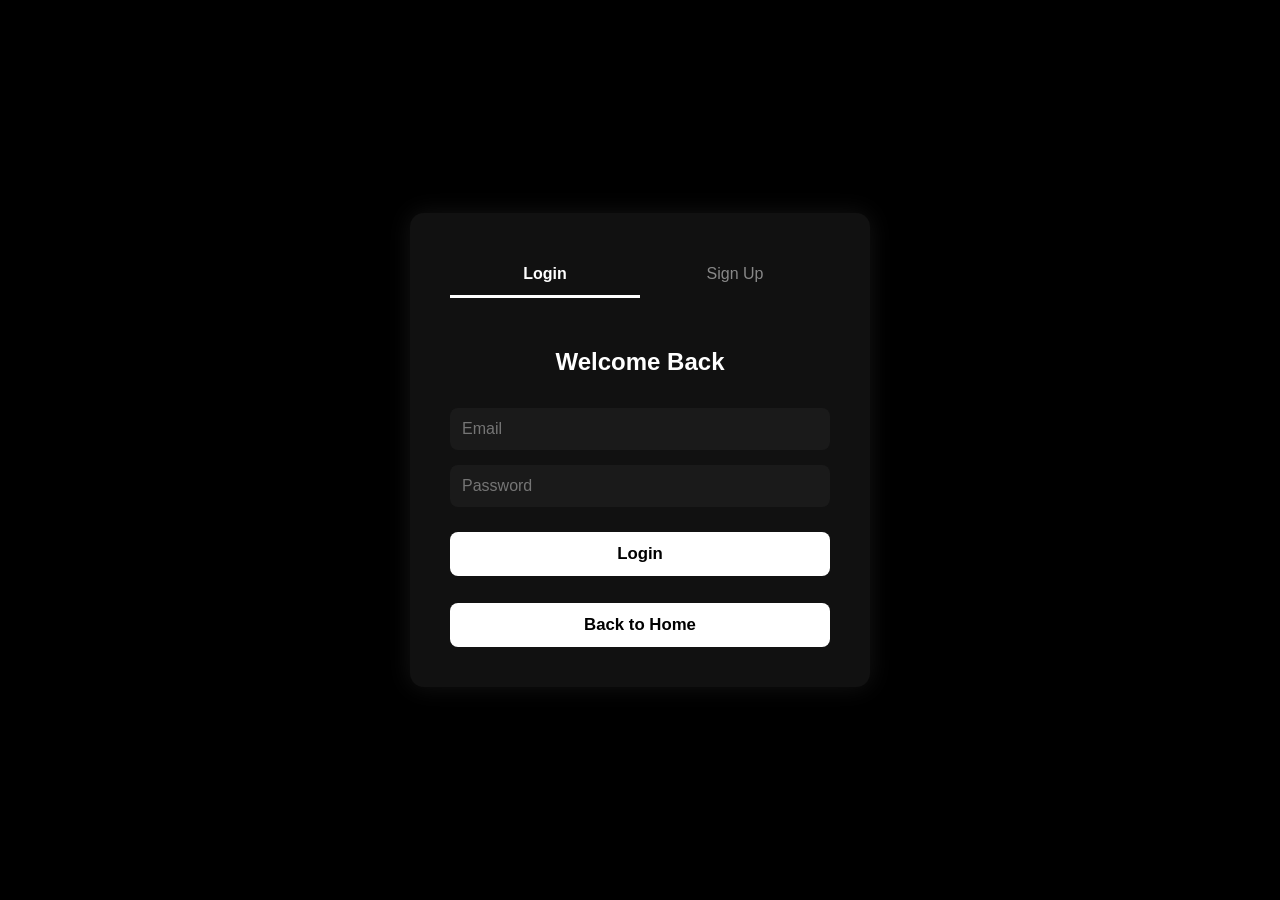
<file: checkout.html>
<!DOCTYPE html>
<html lang="en">
<head>
  <meta charset="UTF-8" />
  <meta name="viewport" content="width=device-width, initial-scale=1.0"/>
  <link rel="icon" type="image/webp" href="images/tripleS_icon.webp"/>
  <title>Checkout - tripleS</title>
  <link rel="stylesheet" href="style.css"/>

  <style>
    body {
      background: #000;
      color: #eee;
      font-family: Arial, sans-serif;
      margin: 0;
      line-height: 1.6;
    }

    .checkout-container {
      max-width: 1000px;
      margin: 40px auto;
      padding: 0 20px;
    }

    h1 {
      text-align: center;
      margin: 30px 0 50px;
      color: #ff4d4d;
      font-size: 2.4rem;
    }

    .section {
      background: #111;
      border-radius: 12px;
      padding: 24px;
      margin-bottom: 32px;
      box-shadow: 0 4px 20px rgba(0,0,0,0.5);
    }

    h2 {
      color: #ff4d4d;
      margin-top: 0;
      border-bottom: 1px solid #222;
      padding-bottom: 12px;
    }

    .order-summary table {
      width: 100%;
      border-collapse: collapse;
    }

    .order-summary th,
    .order-summary td {
      padding: 12px;
      text-align: left;
      border-bottom: 1px solid #222;
    }

    .order-summary th {
      background: #1a1a1a;
      color: #ff4d4d;
    }

    .order-summary .total-row td {
      font-weight: bold;
      font-size: 1.2rem;
      text-align: right;
      color: #ff4d4d;
    }

    .form-group {
      margin-bottom: 20px;
    }

    label {
      display: block;
      margin-bottom: 8px;
      font-weight: bold;
      color: #ccc;
    }

    input[type="text"],
    input[type="tel"],
    textarea,
    select {
      width: 100%;
      padding: 12px;
      border: 1px solid #333;
      border-radius: 6px;
      background: #1a1a1a;
      color: white;
      font-size: 1rem;
      box-sizing: border-box;
    }

    textarea {
      resize: vertical;
      min-height: 90px;
    }

    .payment-options {
      display: flex;
      flex-wrap: wrap;
      gap: 16px;
      margin: 16px 0;
    }

    .payment-option label {
      display: flex;
      align-items: center;
      gap: 10px;
      padding: 12px 16px;
      background: #1a1a1a;
      border: 2px solid #333;
      border-radius: 8px;
      cursor: pointer;
      transition: all 0.2s;
      flex: 1;
      min-width: 180px;
    }

    .payment-option input[type="radio"] {
      accent-color: #ff4d4d;
    }

    .payment-option input:checked + span {
      color: #ff4d4d;
      font-weight: bold;
    }

    .payment-option:hover label {
      border-color: #ff4d4d;
    }

    .actions {
      display: flex;
      gap: 20px;
      justify-content: center;
      margin: 50px 0 80px;
      flex-wrap: wrap;
    }

    .btn {
      padding: 14px 36px;
      font-size: 1.15rem;
      font-weight: bold;
      border: none;
      border-radius: 8px;
      cursor: pointer;
      transition: all 0.25s;
    }

    .btn-primary {
      background: #ff4d4d;
      color: white;
    }

    .btn-primary:hover {
      background: #e63939;
      transform: translateY(-2px);
      box-shadow: 0 8px 20px rgba(255,77,77,0.4);
    }

    .btn-secondary {
      background: #444;
      color: white;
    }

    .btn-secondary:hover {
      background: #555;
    }

    .success-message {
      text-align: center;
      padding: 80px 30px;
      background: #111;
      border-radius: 12px;
      margin: 40px 0;
      display: none;
    }

    .success-message h2 {
      color: #4caf50;
      margin-bottom: 20px;
    }

    .success-message p {
      font-size: 1.15rem;
      margin: 12px 0;
    }

    .order-id {
      font-weight: bold;
      color: #ff4d4d;
      font-size: 1.3rem;
    }
    /* ===============================
   TABLET
================================ */
@media (max-width: 1024px) {

  .checkout-container {
    margin: 30px auto;
  }

  h1 {
    font-size: 2rem;
  }

  .section {
    padding: 20px;
  }

}


/* ===============================
   MOBILE
================================ */
@media (max-width: 768px) {

  .checkout-container {
    margin: 20px auto;
    padding: 0 14px;
  }

  h1 {
    font-size: 1.7rem;
    margin: 20px 0 35px;
  }

  h2 {
    font-size: 1.2rem;
  }

  .section {
    padding: 18px;
    margin-bottom: 22px;
  }

  /* TABLE → SCROLLABLE */
  .order-summary {
    overflow-x: auto;
  }

  .order-summary table {
    min-width: 600px;
  }

  .order-summary th,
  .order-summary td {
    font-size: 0.9rem;
    padding: 10px;
  }

  .order-summary .total-row td {
    font-size: 1.05rem;
  }

  /* FORM */
  input,
  textarea,
  select {
    font-size: 0.95rem;
    padding: 11px;
  }

  /* PAYMENT OPTIONS → STACK */
  .payment-options {
    flex-direction: column;
    gap: 12px;
  }

  .payment-option label {
    width: 100%;
    min-width: unset;
  }

  /* BUTTONS */
  .actions {
    flex-direction: column;
    gap: 14px;
    margin: 35px 0 60px;
  }

  .btn {
    width: 100%;
    font-size: 1.05rem;
    padding: 14px;
  }

  /* SUCCESS MESSAGE */
  .success-message {
    padding: 50px 20px;
  }

  .success-message p {
    font-size: 1rem;
  }

  .order-id {
    font-size: 1.1rem;
  }

}


/* ===============================
   SMALL PHONES
================================ */
@media (max-width: 480px) {

  h1 {
    font-size: 1.5rem;
  }

  h2 {
    font-size: 1.1rem;
  }

  .section {
    padding: 16px;
  }

  .order-summary th,
  .order-summary td {
    font-size: 0.85rem;
  }

  .btn {
    font-size: 1rem;
  }

}
  </style>
</head>
<body>

<!-- Navbar -->
<header>
    <nav class="navbar">
    <div class="nav-left">
      <a href="index.html">
        <img src="images/tripleS_logo.png" alt="tripleS logo">
      </a>
    </div>
    <button class="hamburger" aria-label="Toggle menu" type="button">
      <span></span>
      <span></span>
      <span></span>
    </button>

    <ul class="nav-center">
      <li><a href="index.html">Home</a></li>
      <li><a href="members.html">Members</a></li>
      <li><a href="albums.html">Albums</a></li> 
      <li><a href="game.html">Game</a></li>
      <li><a href="overview.html">Overview</a></li>
      <li id="shopNav" style="display:none;"><a href="shop.html">Shop</a></li>
      <li id="adminNav" style="display:none;"><a href="admin.html">Admin</a></li>
    </ul>

    <div class="nav-right">
      <!-- 🛒 CART ICON -->
<a href="cart.html" id="cartIcon" class="cart-icon" style="display:none;">
  🛒
</a>
  <a href="login.html" id="loginBtn" class="signin-btn">Sign in/up</a>

  <div class="nav-profile" id="profileMenu" style="display: none;">
    <img src="images/Profile_avatar.png" class="profile-img" alt="Profile" onclick="toggleDropdown()">
    <div class="dropdown" id="dropdown">

  <p class="dropdown-user" id="dropdownUsername"></p>

  <!-- ⭐ ADMIN BUTTON -->
  <a href="admin.html" id="adminLink" style="display:none;">Admin Dashboard</a>
<!-- My Orders -->
      <a href="order.html" id="myOrdersLink">My Orders</a>

      <!-- Checkout (disabled if cart empty) -->
      <a href="checkout.html" id="checkoutLink">Checkout</a>
  <a href="#" onclick="logout()">Logout</a>

</div>
  </div>
</div>
  </nav>

  </header>

<!-- Breadcrumb -->
<div class="breadcrumb">
  <a href="index.html">Home</a>
  <span> / </span>
  <a href="cart.html">Cart</a>
  <span> / </span>
  <span class="current">Checkout</span>
</div>

<div class="checkout-container">
  <h1>Checkout</h1>

  <!-- Order Summary -->
  <div class="section order-summary">
    <h2>Order Summary</h2>
    <table id="summaryTable">
      <thead>
        <tr>
          <th>Item</th>
          <th>Price</th>
          <th>Qty</th>
          <th>Total</th>
        </tr>
      </thead>
      <tbody></tbody>
      <tfoot>
        <tr class="total-row">
          <td colspan="3">Grand Total</td>
          <td id="grandTotal">฿0</td>
        </tr>
      </tfoot>
    </table>
  </div>

  <!-- Shipping Information -->
  <div class="section">
    <h2>Shipping Information</h2>
    <div class="form-group">
      <label for="fullName">Full Name *</label>
      <input type="text" id="fullName" required placeholder="Your full name">
    </div>
    <div class="form-group">
      <label for="phone">Phone Number *</label>
      <input type="tel" id="phone" required placeholder="081-234-5678">
    </div>
    <div class="form-group">
      <label for="address">Full Shipping Address *</label>
      <textarea id="address" rows="3" required placeholder="House No., Moo, Road, Tambon/District, Amphoe, Province, Postal Code"></textarea>
    </div>
    <div class="form-group">
      <label for="note">Order Note (optional)</label>
      <textarea id="note" rows="2" placeholder="e.g. Leave at security desk, call before delivery"></textarea>
    </div>
  </div>

  <!-- Payment Method -->
  <div class="section">
    <h2>Payment Method</h2>
    <div class="payment-options">
      <div class="payment-option">
        <label>
          <input type="radio" name="payment" value="promptpay" checked>
          <span>PromptPay / QR Code</span>
        </label>
      </div>
      <div class="payment-option">
        <label>
          <input type="radio" name="payment" value="cod">
          <span>Cash on Delivery (COD)</span>
        </label>
      </div>
      <div class="payment-option">
        <label>
          <input type="radio" name="payment" value="bank">
          <span>Bank Transfer</span>
        </label>
      </div>
    </div>
  </div>

  <!-- Actions -->
  <div class="actions">
    <a href="cart.html" class="btn btn-secondary">Back to Cart</a>
    <button class="btn btn-primary" id="confirmOrder">Confirm & Place Order</button>
  </div>

  <!-- Success / Thank You -->
  <div class="success-message" id="successMessage">
    <h2>Order Placed Successfully!</h2>
    <p>Thank you for shopping with tripleS ♡</p>
    <p>Your order has been received. We will contact you soon.</p>
    <p class="order-id">Order ID: <span id="orderIdDisplay"></span></p>
    <div style="margin-top: 40px;">
      <a href="index.html" class="btn btn-primary">Back to Home</a>
      <a href="shop.html" class="btn btn-secondary" style="margin-left:20px;">Continue Shopping</a>
      <a href="order.html" class="btn btn-secondary" style="margin-left:20px;">View My Orders</a>
    </div>
  </div>
</div>

<script>
const currentUser = JSON.parse(localStorage.getItem("tripleSCurrentUser"));

if (!currentUser) {
  alert("Please login first");
  location.href = "login.html";
}

// Navbar update
function updateNav() {
  document.getElementById("loginBtn").style.display = "none";
  document.getElementById("profileMenu").style.display = "block";
  document.getElementById("dropdownUsername").textContent = currentUser.username;
  document.getElementById("shopNav").style.display = "block";

  if (currentUser.role === "admin") {
    document.getElementById("adminLink").style.display = "block";
    document.getElementById("adminNav").style.display = "block";
  }
}

function toggleDropdown() {
  document.getElementById("dropdown").classList.toggle("show");
}

function logout() {
  localStorage.removeItem("tripleSCurrentUser");
  location.href = "index.html";
}

// Load cart summary
function loadSummary() {
  let cart = JSON.parse(localStorage.getItem("tripleSCart")) || [];
  let userCart = cart.filter(item => item.user === currentUser.username);

  const tbody = document.querySelector("#summaryTable tbody");
  tbody.innerHTML = "";

  if (userCart.length === 0) {
    tbody.innerHTML = '<tr><td colspan="4" style="text-align:center; padding:40px;">Your cart is empty</td></tr>';
    document.getElementById("grandTotal").textContent = "฿0";
    document.getElementById("confirmOrder").disabled = true;
    return null;
  }

  let grandTotal = 0;

  userCart.forEach(item => {
    const total = item.price * item.qty;
    grandTotal += total;

    tbody.innerHTML += `
      <tr>
        <td>${item.name}</td>
        <td>฿${Number(item.price).toLocaleString("th-TH")}</td>
        <td>${item.qty}</td>
        <td>฿${total.toLocaleString("th-TH")}</td>
      </tr>
    `;
  });

  document.getElementById("grandTotal").textContent = `฿${grandTotal.toLocaleString("th-TH")}`;

  return { userCart, grandTotal };
}

// Confirm order – now includes memberNumber
// Confirm order – now includes memberNumber
document.getElementById("confirmOrder").addEventListener("click", () => {
  const fullName = document.getElementById("fullName").value.trim();
  const phone    = document.getElementById("phone").value.trim();
  const address  = document.getElementById("address").value.trim();
  const note     = document.getElementById("note").value.trim();

  if (!fullName || !phone || !address) {
    alert("Please complete all required fields: Full Name, Phone, and Address.");
    return;
  }

  const summary = loadSummary();
  if (!summary || summary.userCart.length === 0) {
    alert("Cart is empty.");
    return;
  }

  const orderId = "ORD-" + Date.now().toString().slice(-8);

  const newOrder = {
    orderId,
    user: currentUser.username,
    date: new Date().toLocaleString("th-TH"),
    items: summary.userCart.map(item => ({
      name: item.name,
      memberNumber: item.memberNumber || "—",   // ← THIS LINE WAS MISSING
      price: item.price,
      qty: item.qty,
      total: item.price * item.qty
    })),
    grandTotal: summary.grandTotal,
    shipping: { fullName, phone, address, note: note || "-" },
    paymentMethod: document.querySelector('input[name="payment"]:checked')?.value || "promptpay",
    status: "pending"
  };

  // Save order
  let orders = JSON.parse(localStorage.getItem("tripleSOrders")) || [];
  orders.push(newOrder);
  localStorage.setItem("tripleSOrders", JSON.stringify(orders));

  // Clear cart
  let cart = JSON.parse(localStorage.getItem("tripleSCart")) || [];
  cart = cart.filter(item => item.user !== currentUser.username);
  localStorage.setItem("tripleSCart", JSON.stringify(cart));

  // Show success
  document.querySelector(".checkout-container > *:not(#successMessage)").forEach(el => el.style.display = "none");
  const success = document.getElementById("successMessage");
  success.style.display = "block";
  document.getElementById("orderIdDisplay").textContent = orderId;
});
document.addEventListener("DOMContentLoaded", () => {
  updateNav();
  loadSummary();
});
</script>
<script src="script.js"></script>
</body>
</html>
</file>
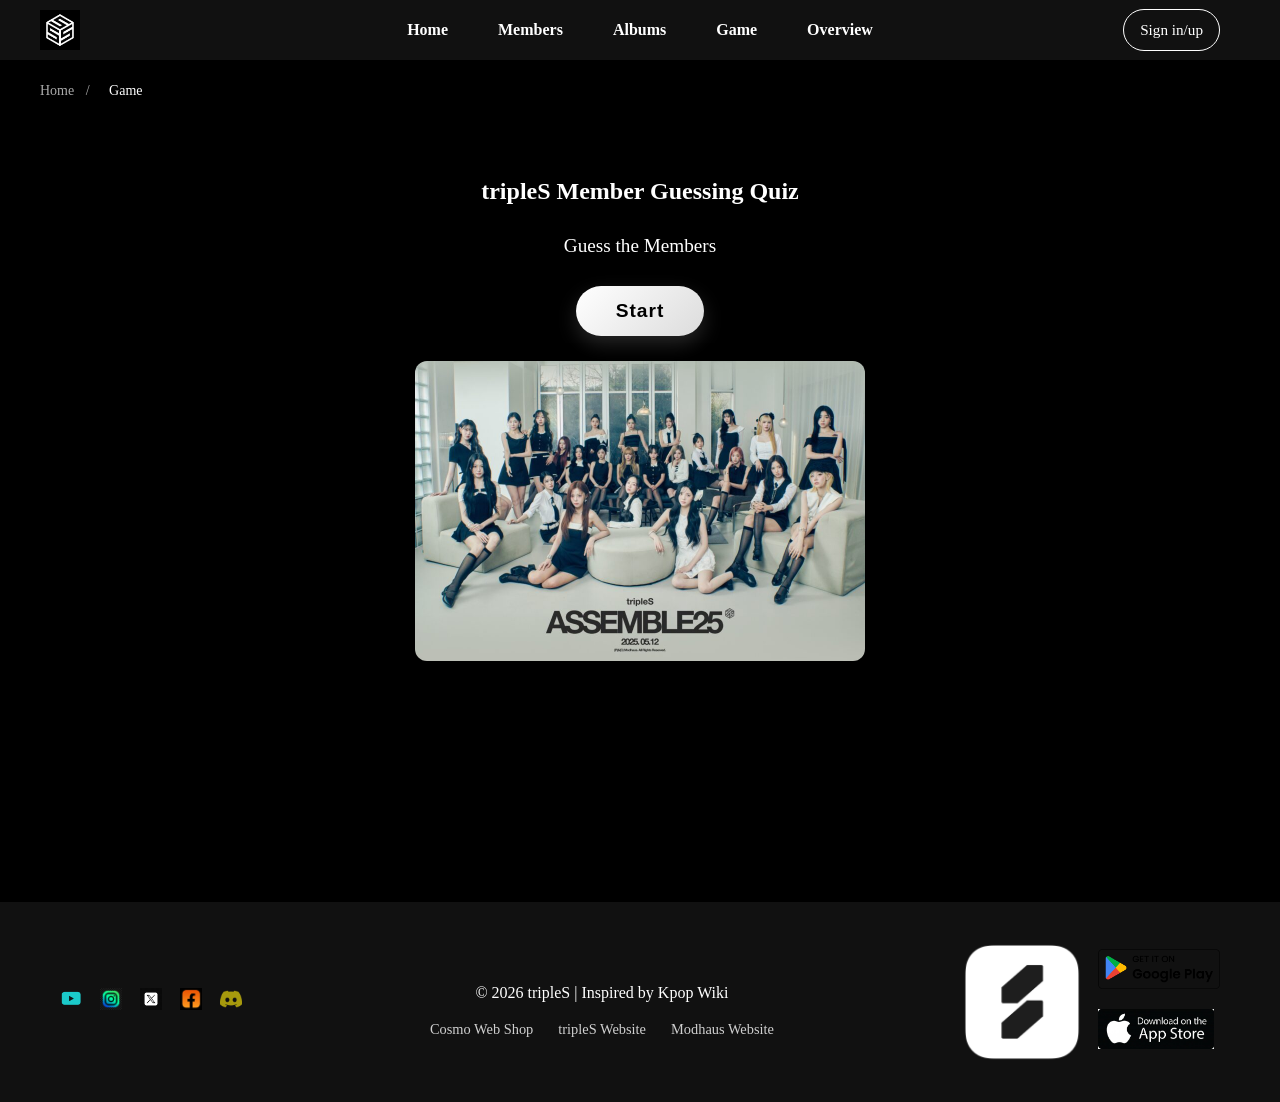
<file: game.html>
<!DOCTYPE html>
<html lang="en">
<head>
  <meta charset="UTF-8">
  <meta name="viewport" content="width=device-width, initial-scale=1.0">
  <link rel="icon" type="image/webp" href="images/tripleS_icon.webp">
  <title>tripleS</title>
  <link rel="stylesheet" href="style.css">
</head>
<body>

  <header>
    <nav class="navbar">
      <div class="nav-left">
        <a href="index.html">
          <img src="images/tripleS_logo.png" alt="tripleS logo">
        </a>
      </div>
      <button class="hamburger" aria-label="Toggle menu" type="button">
        <span></span>
        <span></span>
        <span></span>
      </button>
      <ul class="nav-center">
        <li><a href="index.html">Home</a></li>
        <li><a href="members.html">Members</a></li>
        <li><a href="albums.html">Albums</a></li>
        <li><a href="game.html">Game</a></li>
        <li><a href="overview.html">Overview</a></li>
      <li id="shopNav" style="display:none;">
          <a href="shop.html">Shop</a>
      </li>
      </ul>

      <div class="nav-right">
        <a href="cart.html" id="cartIcon" class="cart-icon" style="display:none;">
          🛒
        </a>
  <a href="login.html" id="loginBtn" class="signin-btn">Sign in/up</a>

  <div class="nav-profile" id="profileMenu" style="display: none;">
    <img src="images/Profile_avatar.png" class="profile-img" alt="Profile" onclick="toggleDropdown()">
    <div class="dropdown" id="dropdown">

  <p class="dropdown-user" id="dropdownUsername"></p>

  <!-- ⭐ ADMIN BUTTON -->
  <a href="admin.html" id="adminLink" style="display:none;">Admin Dashboard</a>
<!-- My Orders -->
      <a href="order.html" id="myOrdersLink">My Orders</a>

      <!-- Checkout (disabled if cart empty) -->
      <a href="checkout.html" id="checkoutLink">Checkout</a>
  <a href="#" onclick="logout()">Logout</a>

</div>
  </div>
</div>
    </nav>
  </header>

  <div class="breadcrumb">
    <a href="index.html">Home</a>
    <span>/</span>
    <span class="current">Game</span>
  </div>

  <!-- Game Section -->
  <section id="game" style="padding: 30px 15px; max-width: 900px; margin: 0 auto; text-align: center; min-height: 80vh;">
    <h1 style="color: #ffffff; margin-bottom: 20px;">tripleS Member Guessing Quiz</h1>
    <p style="font-size: 1.2rem; margin-bottom: 25px; max-width: 700px; margin-left: auto; margin-right: auto;">
      Guess the Members
    </p>
    
    <button id="start-quiz">Start</button>
    
    <div id="quiz-stats" style="display: none; justify-content: center; gap: 40px; margin: 25px 0; font-weight: bold; font-size: 1.1rem; color: #ddd; flex-wrap: wrap;">
      <div>Question <span id="current-question">–</span> / 24</div>
      <div>Score: <span id="score">–</span></div>
      <div>Time left: <span id="timer" style="color: #e67e22;">–:–</span></div>
    </div>

    <!-- Centered image container -->
    <div style="display: flex; justify-content: center; margin: 25px 0;">
      <img id="member-image" src="images/tripleS_group.jpg" alt="tripleS members" style="max-width:100%; height:auto;">
    </div>

    <!-- Centered input – hidden at first -->
    <div style="display: flex; justify-content: center; margin: 25px 0;">
      <input type="text" id="answer-input" placeholder="Type stage name here..." autocomplete="off"
             style="display: none; width: 100%; max-width: 550px; padding: 16px; font-size: 1.4rem; border: 2px solid #444; border-radius: 12px; background: #111; color: white; text-align: center;">
    </div>

    <div style="margin: 20px 0;">
      <button type="button" id="submit-answer" class="action-btn" style="display: none; padding:14px 40px; font-size:1.3rem; background:#111; color:white; border:none; border-radius:30px; cursor:pointer; margin:0 10px;">
        Submit
      </button>

      <button id="skip-question" class="action-btn" style="display: none; padding: 14px 40px; font-size: 1.3rem; background: #444; color: #ccc; border: none; border-radius: 30px; cursor: pointer; margin: 0 10px;">
        Skip
      </button>

      <button id="hint-question" class="action-btn" style="display: none; padding: 14px 40px; font-size: 1.3rem; background: #6c757d; color: white; border: none; border-radius: 30px; cursor: pointer; margin: 0 10px;">
        Hint
      </button>
    </div>
    <div id="feedback" style="min-height: 60px; font-size: 1.5rem; font-weight: bold; margin: 25px 0; color: #fff;"></div>
  </section>

<footer class="footer">

  <!-- LEFT : SOCIAL -->
  <div class="footer-left">
    <a href="https://www.youtube.com/@triplescosmos" target="_blank"><img src="images/youtube-icon-lg.png"></a>
    <a href="https://www.instagram.com/triplescosmos/" target="_blank"><img src="images/instagram.avif"></a>
    <a href="https://x.com/triplescosmos" target="_blank"><img src="images/x-logo-icon.avif"></a>
    <a href="https://www.facebook.com/triplescosmos.archive" target="_blank"><img src="images/facebook-app-icon.avif"></a>
    <a href="https://discord.gg/triplescosmos" target="_blank"><img src="images/discord.png"></a>
  </div>


  <!-- CENTER -->
  <div class="footer-center">
    <p>© 2026 tripleS | Inspired by Kpop Wiki</p>

    <div class="footer-links">
      <a href="https://shop.cosmo.fans/" target="_blank">Cosmo Web Shop</a>
      <a href="https://www.triplescosmos.com/" target="_blank">tripleS Website</a>
      <a href="https://www.mod-haus.com/" target="_blank">Modhaus Website</a>
    </div>
  </div>


  <!-- RIGHT -->
  <div class="footer-right">

  <a class="cosmo-logo">
    <img src="images/Cosmo_app_logo.webp">
  </a>

<div class="store-icons">
    <a href="https://play.google.com/store/apps/details?id=com.modhaus.cosmo"><img src="images/google-play.webp"></a>
    <a href="https://apps.apple.com/kr/app/cosmo-the-origin/id1617337069"><img src="images/apple-app-store.jpg"></a>
  </div>

</div>

</footer>

  <script src="script.js"></script>
</body>
</html>
</file>
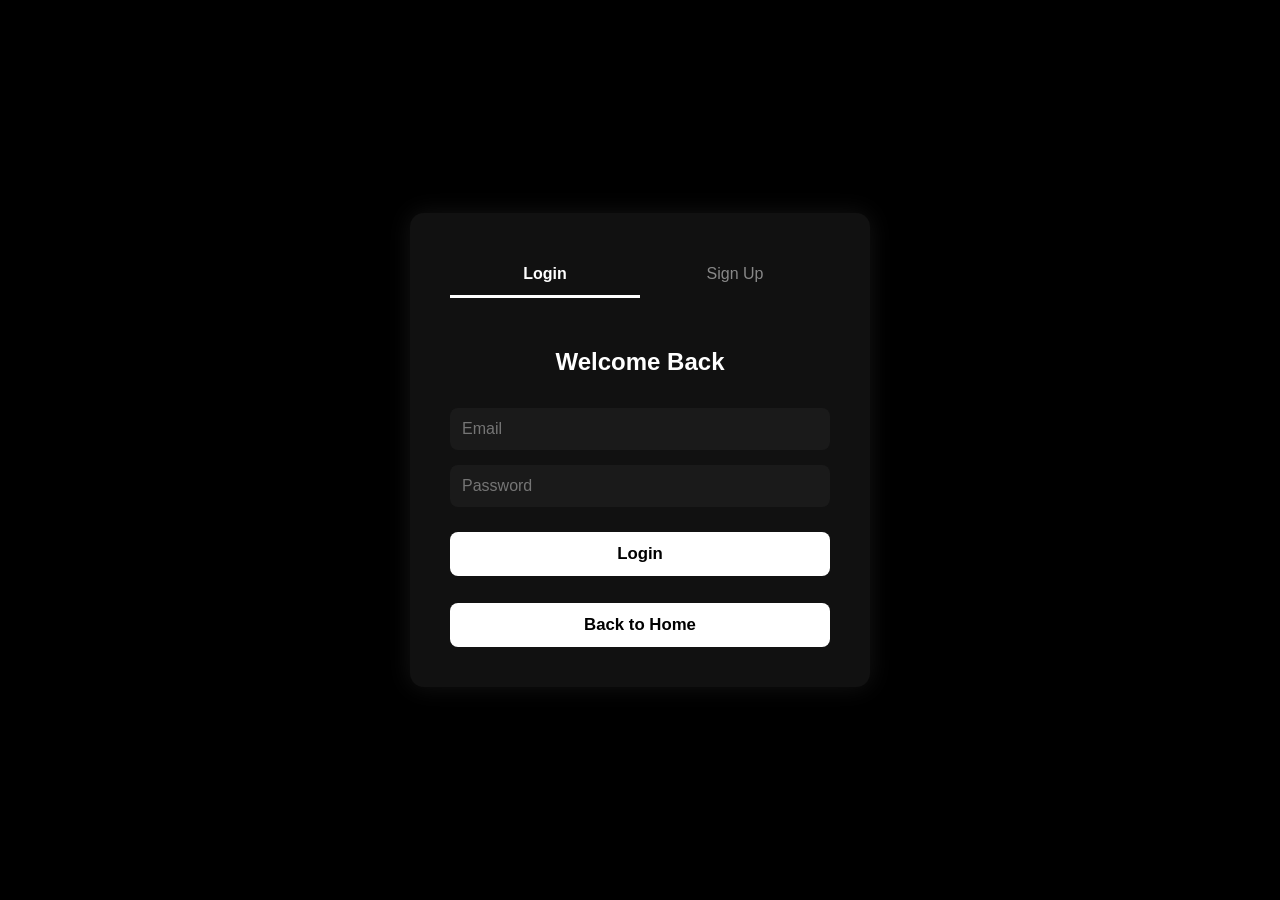
<file: login.html>
<!DOCTYPE html>
<html lang="en">
<head>
  <meta charset="UTF-8" />
  <meta name="viewport" content="width=device-width, initial-scale=1.0"/>
  <link rel="icon" type="image/webp" href="images/tripleS_icon.webp">   
  <title>tripleS</title>
  <link rel="stylesheet" href="style.css"/>
</head>
<body>

<section class="auth-container">
  <div class="auth-box">

    <!-- Tabs -->
    <div class="auth-tabs">
      <button id="loginTab" class="active">Login</button>
      <button id="signupTab">Sign Up</button>
    </div>

    <!-- LOGIN FORM -->
    <form id="loginForm" class="auth-form">
      <h2>Welcome Back</h2>
      <input type="email" placeholder="Email" required autocomplete="email"/>
      <input type="password" placeholder="Password" required autocomplete="current-password"/>
      <button type="submit" class="auth-btn">Login</button>
      <button type="button" onclick="location.href='index.html'" 
              class="auth-btn" style="background:#ffffff; color:#000; margin-top:12px;">
        Back to Home
      </button>
    </form>

    <!-- SIGN UP FORM -->
    <form id="signupForm" class="auth-form hidden">
      <h2>Create Account</h2>
      <input type="text" placeholder="Username" required minlength="3" autocomplete="username"/>
      <input type="email" placeholder="Email" required autocomplete="email"/>
      <input type="password" id="signupPassword" placeholder="Password" required minlength="6" autocomplete="new-password"/>
      <input type="password" id="signupConfirm" placeholder="Confirm Password" required autocomplete="new-password"/>
      <button type="submit" class="auth-btn">Sign Up</button>
    </form>

  </div>
</section>

<!-- .................................................... -->
<!-- Keep your existing HTML (forms, inputs, tabs) the same -->
<script>

/* ✅ AUTO CREATE ADMIN (runs once) */
let users = JSON.parse(localStorage.getItem("tripleSUsers") || "[]");

if (!users.some(u => u.role === "admin")) {
  users.push({
    username: "Admin",
    email: "admin@triples.com",
    password: "Admin@12345",
    role: "admin"
  });

  localStorage.setItem("tripleSUsers", JSON.stringify(users));
}


/* ───────────────── TAB SWITCH ───────────────── */
const loginTab   = document.getElementById("loginTab");
const signupTab  = document.getElementById("signupTab");
const loginForm  = document.getElementById("loginForm");
const signupForm = document.getElementById("signupForm");

loginTab.onclick = () => {
  loginTab.classList.add("active");
  signupTab.classList.remove("active");
  loginForm.classList.remove("hidden");
  signupForm.classList.add("hidden");
};

signupTab.onclick = () => {
  signupTab.classList.add("active");
  loginTab.classList.remove("active");
  signupForm.classList.remove("hidden");
  loginForm.classList.add("hidden");
};


/* ───────────────── SIGN UP ───────────────── */
signupForm.addEventListener("submit", (e) => {
  e.preventDefault();

  const username = signupForm.querySelector('input[type="text"]').value.trim();
  const email    = signupForm.querySelector('input[type="email"]').value.trim();
  const password = document.getElementById("signupPassword").value;
  const confirm  = document.getElementById("signupConfirm").value;

  if (password !== confirm) {
    alert("Passwords do not match!");
    return;
  }

  let users = JSON.parse(localStorage.getItem("tripleSUsers") || "[]");

  if (users.some(u => u.email.toLowerCase() === email.toLowerCase())) {
    alert("Email already registered.");
    return;
  }

  users.push({
    username,
    email,
    password,
    role: "user"   // ✅ DEFAULT ROLE
  });

  localStorage.setItem("tripleSUsers", JSON.stringify(users));

  alert("Account created!");
  loginTab.click();
});


/* ───────────────── LOGIN ───────────────── */
loginForm.addEventListener("submit", (e) => {
  e.preventDefault();

  const email    = loginForm.querySelector('input[type="email"]').value.trim();
  const password = loginForm.querySelector('input[type="password"]').value;

  const users = JSON.parse(localStorage.getItem("tripleSUsers") || "[]");

  const user = users.find(u =>
    u.email.toLowerCase() === email.toLowerCase() &&
    u.password === password
  );

  if (user) {

    localStorage.setItem("tripleSLoggedIn", "true");
    localStorage.setItem("tripleSCurrentUser", JSON.stringify(user));

    /* ✅ REDIRECT BY ROLE */
    if (user.role === "admin") {
      window.location.href = "admin.html";
    } else {
      window.location.href = "index.html";
    }

  } else {
    alert("Invalid email or password.");
  }
});

</script>
</body>
</html>
</file>
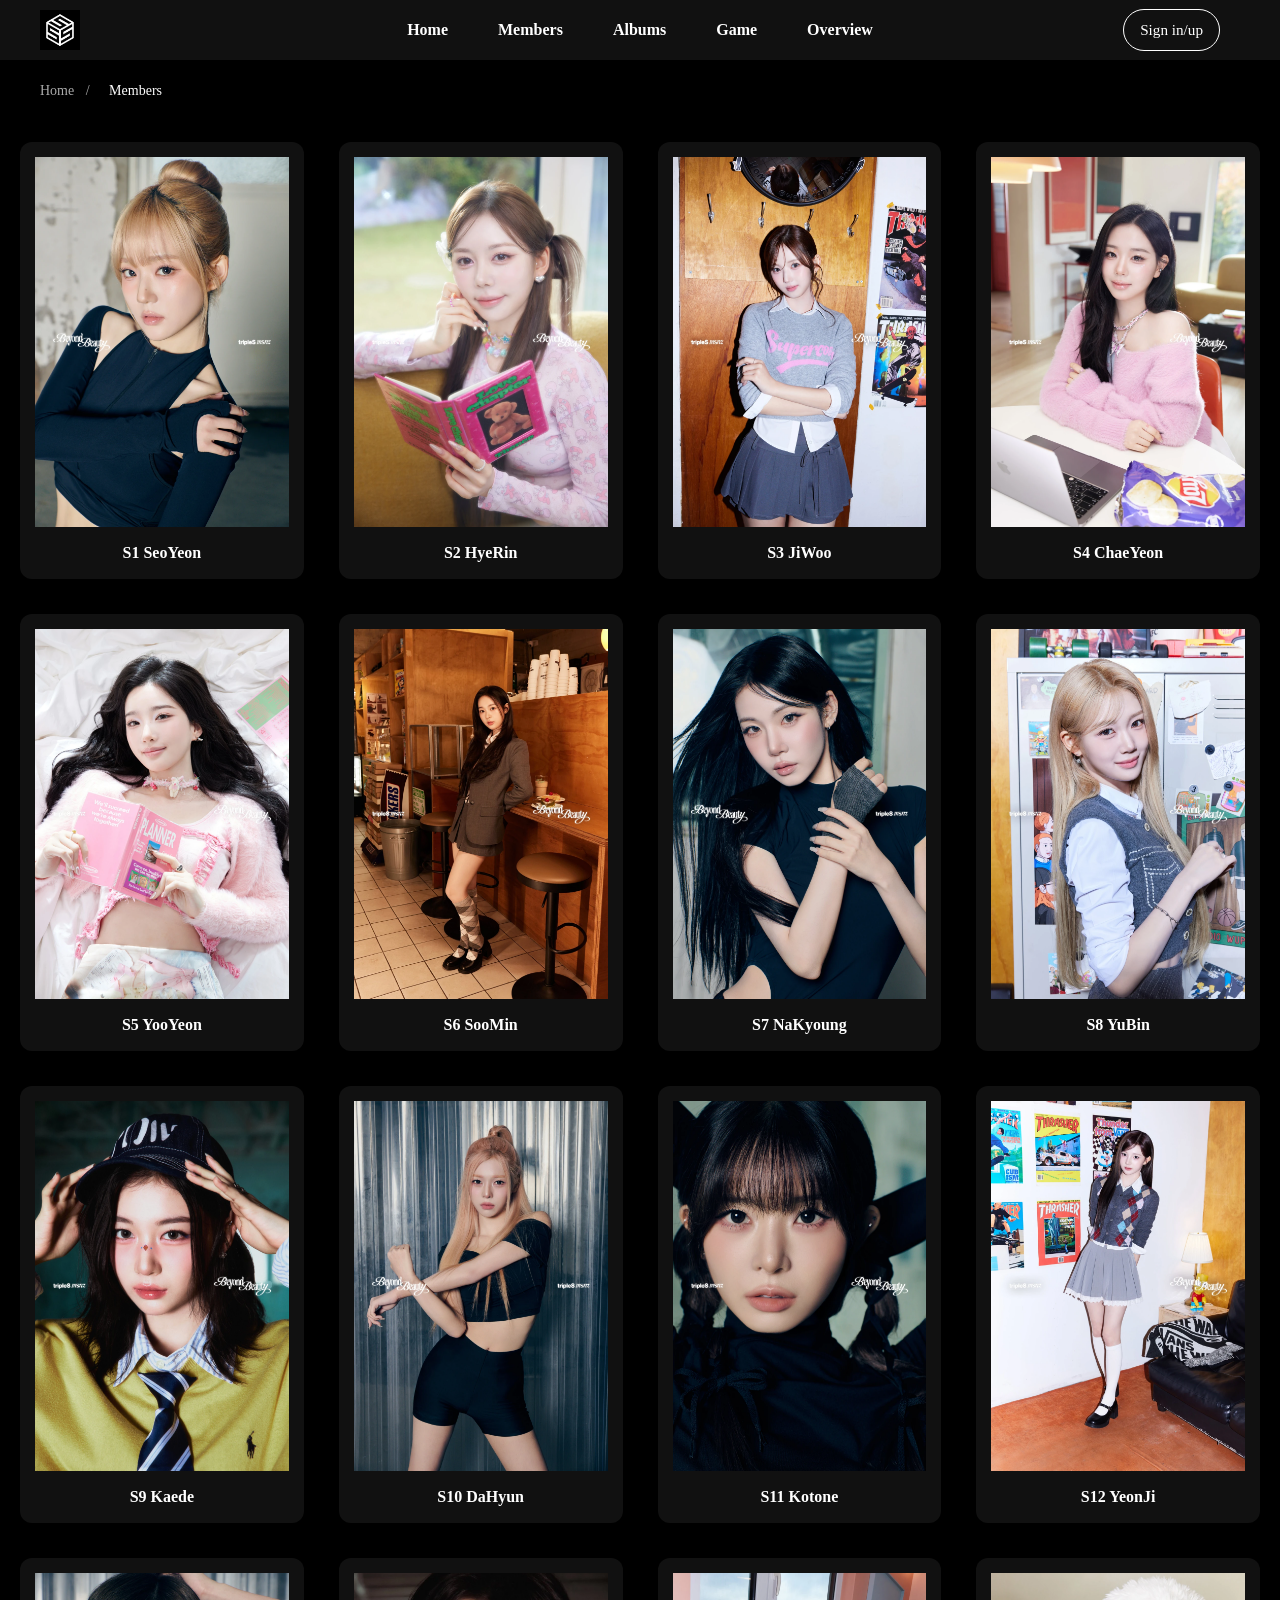
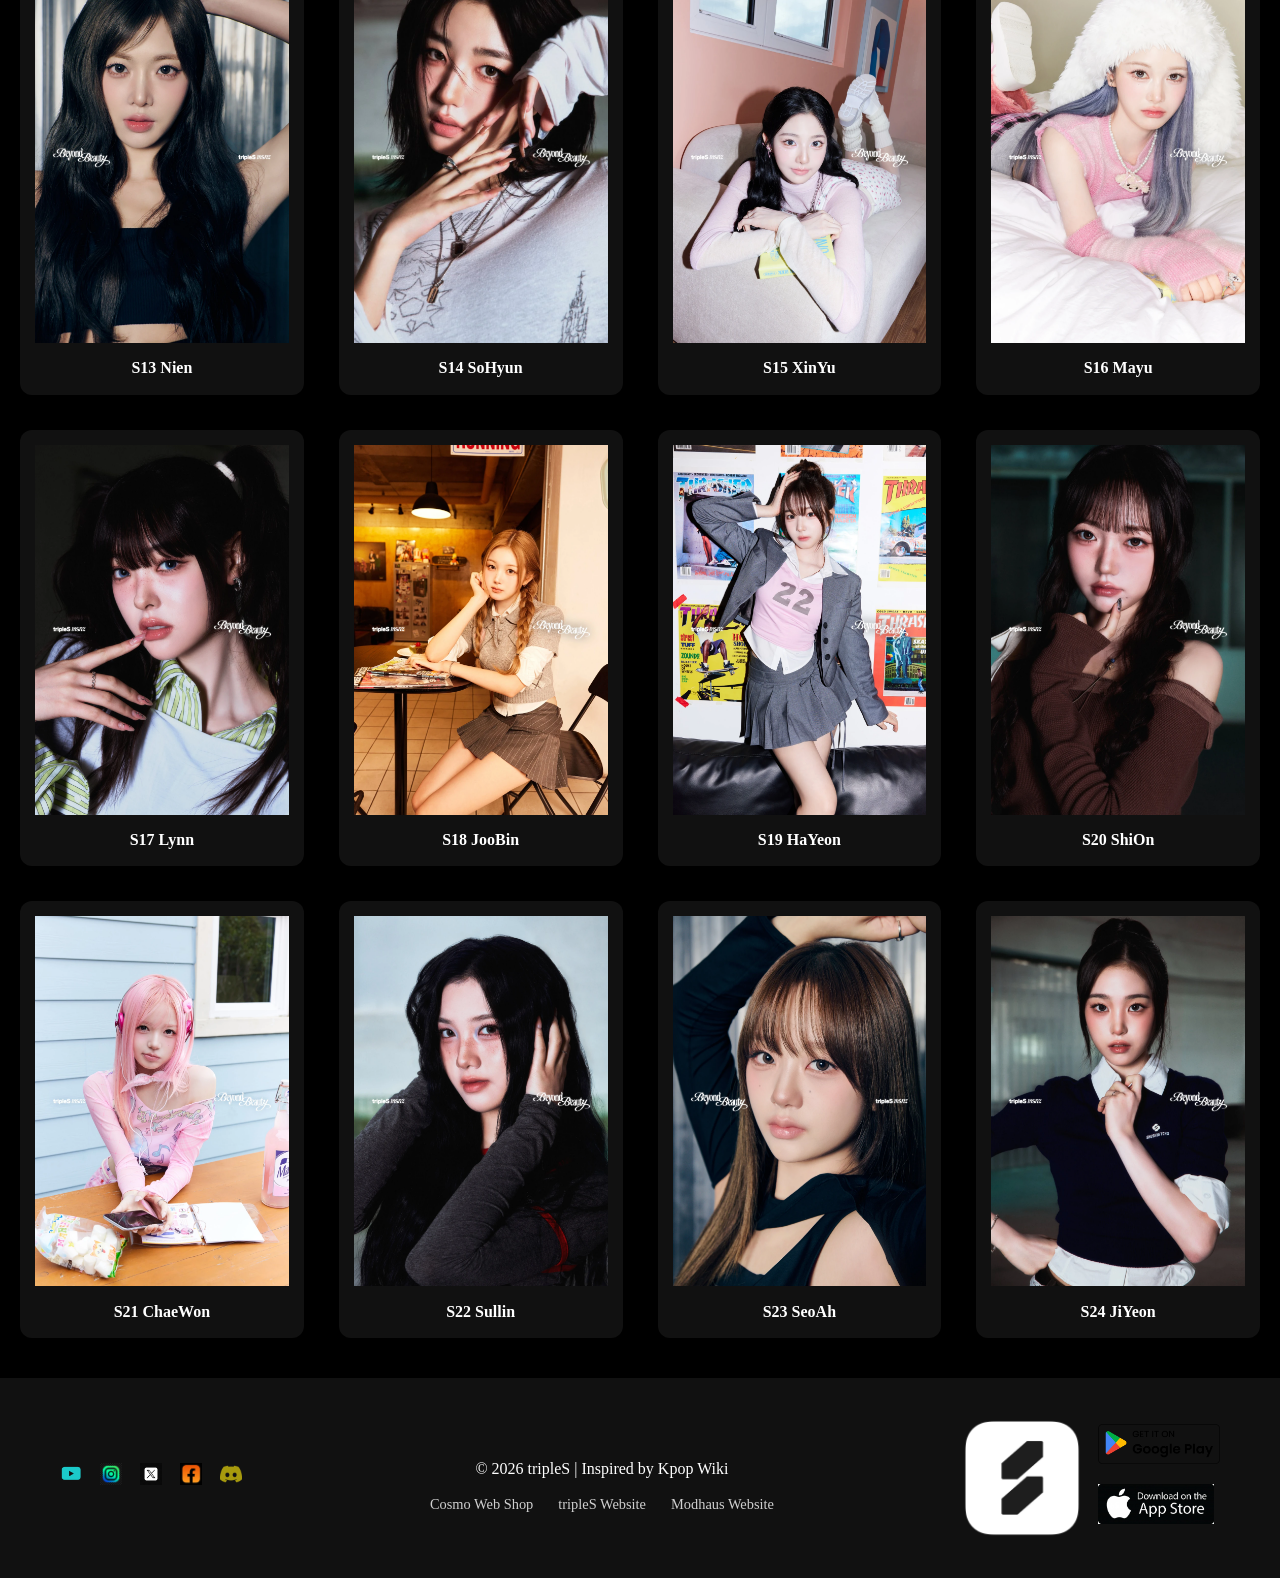
<file: members.html>
<!DOCTYPE html>
<html lang="en">
<head>
  <meta charset="UTF-8">
  <meta name="viewport" content="width=device-width, initial-scale=1.0">
  <link rel="icon" type="image/webp" href="images/tripleS_icon.webp">
  <title>tripleS</title>
  <link rel="stylesheet" href="style.css">
</head>
<body>

  <header>
    <nav class="navbar">
    <div class="nav-left">
      <a href="index.html">
        <img src="images/tripleS_logo.png" alt="tripleS logo">
      </a>
    </div>
    <button class="hamburger" aria-label="Toggle menu" type="button">
      <span></span>
      <span></span>
      <span></span>
    </button>

    <ul class="nav-center">
      <li><a href="index.html">Home</a></li>
      <li><a href="members.html">Members</a></li>
      <li><a href="albums.html">Albums</a></li>
      <li><a href="game.html">Game</a></li>
      <li><a href="overview.html">Overview</a></li>
      <li id="shopNav" style="display:none;">
          <a href="shop.html">Shop</a>
      </li>
    </ul>

    <div class="nav-right">
      <!-- 🛒 CART ICON -->
<a href="cart.html" id="cartIcon" class="cart-icon" style="display:none;">
  🛒
</a>
  <a href="login.html" id="loginBtn" class="signin-btn">Sign in/up</a>

  <div class="nav-profile" id="profileMenu" style="display: none;">
    <img src="images/Profile_avatar.png" class="profile-img" alt="Profile" onclick="toggleDropdown()">
    <div class="dropdown" id="dropdown">

  <p class="dropdown-user" id="dropdownUsername"></p>

  <!-- ⭐ ADMIN BUTTON -->
  <a href="admin.html" id="adminLink" style="display:none;">Admin Dashboard</a>
<!-- My Orders -->
      <a href="order.html" id="myOrdersLink">My Orders</a>

      <!-- Checkout (disabled if cart empty) -->
      <a href="checkout.html" id="checkoutLink">Checkout</a>
  <a href="#" onclick="logout()">Logout</a>

</div>
  </div>
</div>
  </nav>

  </header>

    <div class="breadcrumb">
        <a href="index.html">Home</a>
        <span> / </span>
        <span class="current">Members</span>
    </div>

    <section class="members">

  <a href="member_details.html#seoyeon" class="member">
    <img src="images/SeoYeon.webp"><h3>S1 SeoYeon</h3>
  </a>

  <a href="member_details.html#hyerin" class="member">
    <img src="images/HyeRin.webp"><h3>S2 HyeRin</h3>
  </a>

  <a href="member_details.html#jiwoo" class="member">
    <img src="images/JiWoo.webp"><h3>S3 JiWoo</h3>
  </a>

  <a href="member_details.html#chaeyeon" class="member">
    <img src="images/ChaeYeon.webp"><h3>S4 ChaeYeon</h3>
  </a>

  <a href="member_details.html#yooyeon" class="member">
    <img src="images/YooYeon.webp"><h3>S5 YooYeon</h3>
  </a>

  <a href="member_details.html#soomin" class="member">
    <img src="images/SooMin.webp"><h3>S6 SooMin</h3>
  </a>

  <a href="member_details.html#nakyoung" class="member">
    <img src="images/NaKyoung.webp"><h3>S7 NaKyoung</h3>
  </a>

  <a href="member_details.html#yubin" class="member">
    <img src="images/YuBin.webp"><h3>S8 YuBin</h3>
  </a>

  <a href="member_details.html#kaede" class="member">
    <img src="images/Kaede.webp"><h3>S9 Kaede</h3>
  </a>

  <a href="member_details.html#dahyun" class="member">
    <img src="images/DaHyun.webp"><h3>S10 DaHyun</h3>
  </a>

  <a href="member_details.html#kotone" class="member">
    <img src="images/Kotone.webp"><h3>S11 Kotone</h3>
  </a>

  <a href="member_details.html#yeonji" class="member">
    <img src="images/YeonJi.webp"><h3>S12 YeonJi</h3>
  </a>

  <a href="member_details.html#nien" class="member">
    <img src="images/Nien.webp"><h3>S13 Nien</h3>
  </a>

  <a href="member_details.html#sohyun" class="member">
    <img src="images/SoHyun.webp"><h3>S14 SoHyun</h3>
  </a>

  <a href="member_details.html#xinyu" class="member">
    <img src="images/XinYu.webp"><h3>S15 XinYu</h3>
  </a>

  <a href="member_details.html#mayu" class="member">
    <img src="images/Mayu.webp"><h3>S16 Mayu</h3>
  </a>

  <a href="member_details.html#lynn" class="member">
    <img src="images/Lynn.webp"><h3>S17 Lynn</h3>
  </a>

  <a href="member_details.html#joobin" class="member">
    <img src="images/JooBin.webp"><h3>S18 JooBin</h3>
  </a>

  <a href="member_details.html#hayeon" class="member">
    <img src="images/HaYeon.webp"><h3>S19 HaYeon</h3>
  </a>

  <a href="member_details.html#shion" class="member">
    <img src="images/ShiOn.webp"><h3>S20 ShiOn</h3>
  </a>

  <a href="member_details.html#chaewon" class="member">
    <img src="images/ChaeWon.webp"><h3>S21 ChaeWon</h3>
  </a>

  <a href="member_details.html#sullin" class="member">
    <img src="images/Sullin.webp"><h3>S22 Sullin</h3>
  </a>

  <a href="member_details.html#seoah" class="member">
    <img src="images/SeoAh.webp"><h3>S23 SeoAh</h3>
  </a>

  <a href="member_details.html#jiyeon" class="member">
    <img src="images/JiYeon.webp"><h3>S24 JiYeon</h3>
  </a>

</section>

  <!-- End of Members Section -->


  <!-- Footer -->
<footer class="footer">

  <!-- LEFT : SOCIAL -->
  <div class="footer-left">
    <a href="https://www.youtube.com/@triplescosmos" target="_blank"><img src="images/youtube-icon-lg.png"></a>
    <a href="https://www.instagram.com/triplescosmos/" target="_blank"><img src="images/instagram.avif"></a>
    <a href="https://x.com/triplescosmos" target="_blank"><img src="images/x-logo-icon.avif"></a>
    <a href="https://www.facebook.com/triplescosmos.archive" target="_blank"><img src="images/facebook-app-icon.avif"></a>
    <a href="https://discord.gg/triplescosmos" target="_blank"><img src="images/discord.png"></a>
  </div>


  <!-- CENTER -->
  <div class="footer-center">
    <p>© 2026 tripleS | Inspired by Kpop Wiki</p>

    <div class="footer-links">
      <a href="https://shop.cosmo.fans/" target="_blank">Cosmo Web Shop</a>
      <a href="https://www.triplescosmos.com/" target="_blank">tripleS Website</a>
      <a href="https://www.mod-haus.com/" target="_blank">Modhaus Website</a>
    </div>
  </div>


  <!-- RIGHT -->
  <div class="footer-right">

  <a class="cosmo-logo">
    <img src="images/Cosmo_app_logo.webp">
  </a>

<div class="store-icons">
    <a href="https://play.google.com/store/apps/details?id=com.modhaus.cosmo"><img src="images/google-play.webp"></a>
    <a href="https://apps.apple.com/kr/app/cosmo-the-origin/id1617337069"><img src="images/apple-app-store.jpg"></a>
  </div>

</div>

</footer>
  <script src="script.js"></script>
</body>
</html>
</file>
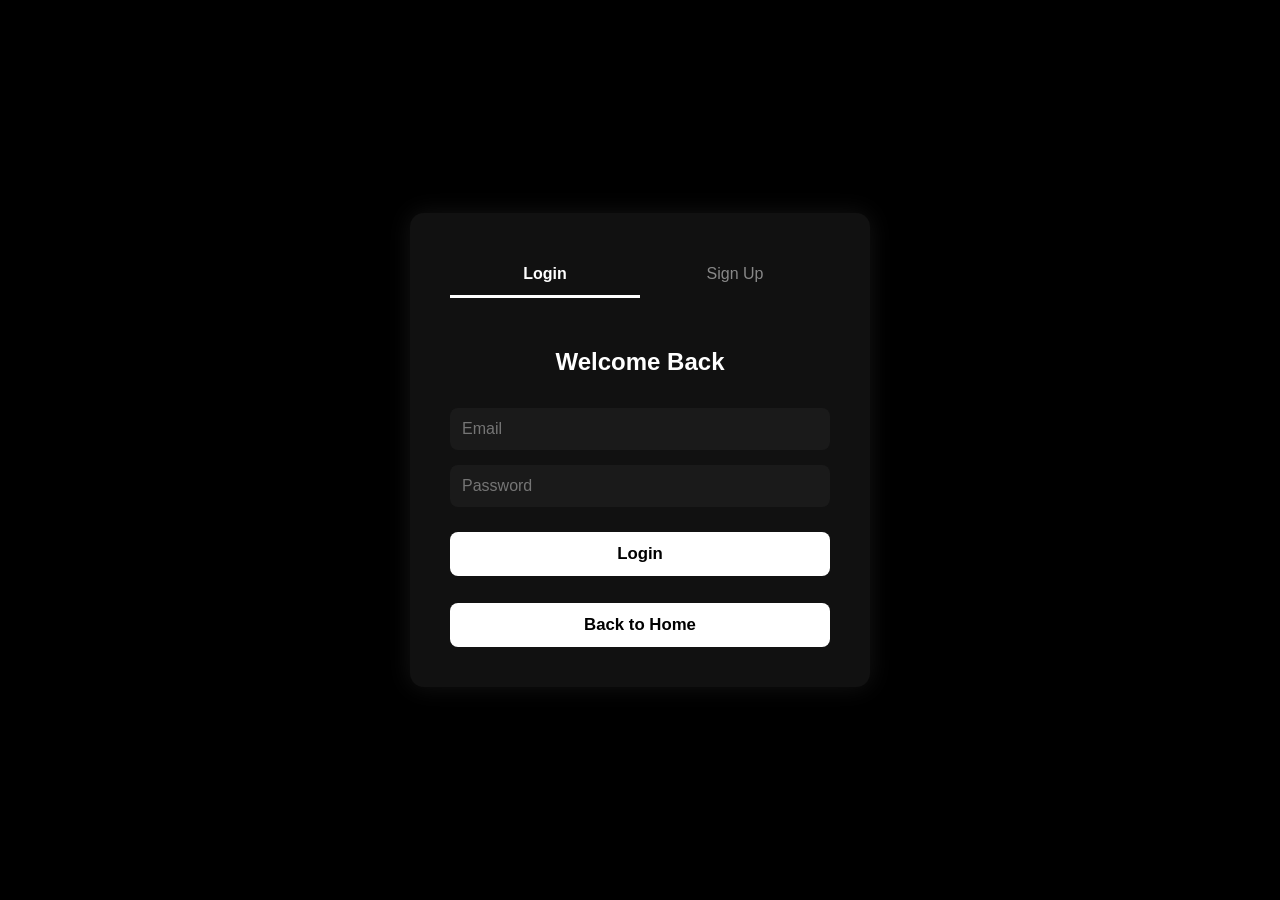
<file: order.html>
<!DOCTYPE html>
<html lang="en">
<head>
  <meta charset="UTF-8" />
  <meta name="viewport" content="width=device-width, initial-scale=1.0"/>
  <link rel="icon" type="image/webp" href="images/tripleS_icon.webp"/>
  <title>My Orders - tripleS</title>
  <link rel="stylesheet" href="style.css"/>

  <style>
    body { background:#000; color:#eee; font-family:Arial, sans-serif; margin:0; }
    .orders-container { max-width:1100px; margin:40px auto; padding:0 20px; }
    h1 { text-align:center; margin:30px 0 40px; color:#ff4d4d; font-size:2.4rem; }

    .tabs {
      display:flex;
      justify-content:center;
      margin-bottom:30px;
      gap:20px;
    }

    .tab-btn {
      background:#222;
      color:white;
      border:none;
      padding:12px 32px;
      font-size:1.1rem;
      border-radius:8px 8px 0 0;
      cursor:pointer;
      transition:all 0.2s;
    }

    .tab-btn.active {
      background:#ff4d4d;
      color:#000;
      font-weight:bold;
    }

    .tab-btn:hover:not(.active) {
      background:#333;
    }

    .order-list { display:none; }
    .order-list.active { display:block; }

    .order-card {
      background:#111;
      border-radius:10px;
      padding:20px;
      margin-bottom:20px;
      border-left:4px solid #ff4d4d;
    }

    .order-header {
      display:flex;
      justify-content:space-between;
      align-items:center;
      margin-bottom:16px;
      flex-wrap:wrap;
      gap:12px;
    }

    .order-id { font-weight:bold; font-size:1.2rem; }
    .order-date { color:#aaa; }
    .order-status {
      padding:6px 14px;
      border-radius:20px;
      font-size:0.9rem;
      font-weight:bold;
    }

    .status-pending  { background:#f39c12; color:#000; }
    .status-processing { background:#3498db; color:white; }
    .status-shipped   { background:#2ecc71; color:white; }
    .status-delivered { background:#27ae60; color:white; }
    .status-cancelled { background:#e74c3c; color:white; }

    .order-items table {
      width:100%;
      border-collapse:collapse;
      margin:16px 0;
    }

    .order-items th, .order-items td {
      padding:10px;
      text-align:left;
      border-bottom:1px solid #222;
    }

    .order-items th { background:#1a1a1a; color:#ff4d4d; }

    .order-total {
      font-size:1.3rem;
      text-align:right;
      margin-top:16px;
      color:#ff4d4d;
    }

    .empty-orders {
      text-align:center;
      padding:80px 20px;
      color:#777;
      font-size:1.4rem;
    }

    .empty-orders a {
      color:#ff4d4d;
      text-decoration:underline;
    }
    /* ===============================
   TABLET
================================ */
@media (max-width: 1024px) {

  .orders-container {
    margin: 30px auto;
  }

  h1 {
    font-size: 2rem;
  }

  .tab-btn {
    padding: 10px 24px;
    font-size: 1rem;
  }

}


/* ===============================
   MOBILE
================================ */
@media (max-width: 768px) {

  .orders-container {
    margin: 20px auto;
    padding: 0 14px;
  }

  h1 {
    font-size: 1.7rem;
    margin: 20px 0 30px;
  }

  /* TABS */
  .tabs {
    flex-direction: column;
    gap: 10px;
    align-items: stretch;
  }

  .tab-btn {
    width: 100%;
    border-radius: 8px;
  }

  /* ORDER CARD */
  .order-card {
    padding: 16px;
  }

  .order-header {
    flex-direction: column;
    align-items: flex-start;
  }

  .order-id {
    font-size: 1.05rem;
  }

  .order-date {
    font-size: 0.9rem;
  }

  .order-status {
    font-size: 0.8rem;
    padding: 5px 12px;
  }

  /* TABLE → SCROLLABLE */
  .order-items {
    overflow-x: auto;
  }

  .order-items table {
    min-width: 600px;
  }

  .order-items th,
  .order-items td {
    font-size: 0.9rem;
    padding: 8px;
  }

  .order-total {
    font-size: 1.15rem;
    text-align: left;
  }

  .empty-orders {
    font-size: 1.1rem;
    padding: 60px 15px;
  }

}


/* ===============================
   SMALL PHONES
================================ */
@media (max-width: 480px) {

  h1 {
    font-size: 1.5rem;
  }

  .tab-btn {
    font-size: 0.95rem;
    padding: 10px;
  }

  .order-card {
    padding: 14px;
  }

  .order-items th,
  .order-items td {
    font-size: 0.85rem;
  }

  .order-total {
    font-size: 1.05rem;
  }

}
  </style>
</head>
<body>

<!-- Navbar (same as other pages) -->

<header>
    <nav class="navbar">
    <div class="nav-left">
      <a href="index.html">
        <img src="images/tripleS_logo.png" alt="tripleS logo">
      </a>
    </div>
    <button class="hamburger" aria-label="Toggle menu" type="button">
      <span></span>
      <span></span>
      <span></span>
    </button>

    <ul class="nav-center">
      <li><a href="index.html">Home</a></li>
      <li><a href="members.html">Members</a></li>
      <li><a href="albums.html">Albums</a></li>
      <li><a href="game.html">Game</a></li>
      <li><a href="overview.html">Overview</a></li>
        
      <li id="shopNav" style="display:none;"><a href="shop.html">Shop</a></li>
      <li id="adminNav" style="display:none;"><a href="admin.html">Admin</a></li>
      </li>
    </ul>

    <div class="nav-right">
      <!-- 🛒 CART ICON -->
<a href="cart.html" id="cartIcon" class="cart-icon" style="display:none;">
  🛒
</a>
  <a href="login.html" id="loginBtn" class="signin-btn">Sign in/up</a>

  <div class="nav-profile" id="profileMenu" style="display: none;">
    <img src="images/Profile_avatar.png" class="profile-img" alt="Profile" onclick="toggleDropdown()">
    <div class="dropdown" id="dropdown">

  <p class="dropdown-user" id="dropdownUsername"></p>

  <!-- ⭐ ADMIN BUTTON -->
  <a href="admin.html" id="adminLink" style="display:none;">Admin Dashboard</a>
<!-- My Orders -->
      <a href="order.html" id="myOrdersLink">My Orders</a>

      <!-- Checkout (disabled if cart empty) -->
      <a href="checkout.html" id="checkoutLink">Checkout</a>
  <a href="#" onclick="logout()">Logout</a>

</div>
  </div>
</div>
  </nav>

  </header>

<!-- Breadcrumb -->
<div class="breadcrumb">
  <a href="index.html">Home</a> <span>/</span>
  <span class="current">My Orders</span>
</div>

<div class="orders-container">
  <h1>My Orders</h1>

  <div class="tabs">
    <button class="tab-btn active" data-tab="ongoing">Ongoing</button>
    <button class="tab-btn" data-tab="completed">Completed</button>
  </div>

  <!-- Ongoing Orders -->
  <div id="ongoing" class="order-list active">
    <div id="ongoingOrders"></div>
  </div>

  <!-- Completed Orders -->
  <div id="completed" class="order-list">
    <div id="completedOrders"></div>
  </div>

  <div class="empty-orders" id="emptyMessage" style="display:none;">
    You don't have any orders yet.<br><br>
    <a href="shop.html">Start shopping now →</a>
  </div>
</div>

<script>
const currentUser = JSON.parse(localStorage.getItem("tripleSCurrentUser"));
if (!currentUser) {
  alert("Please login first");
  location.href = "login.html";
}

// Navbar logic (copy from other pages)
function updateNav() {
  document.getElementById("loginBtn").style.display = "none";
  document.getElementById("profileMenu").style.display = "block";
  document.getElementById("dropdownUsername").textContent = currentUser.username;
  document.getElementById("shopNav").style.display = "block";

  if (currentUser.role === "admin") {
    document.getElementById("adminLink").style.display = "block";
    document.getElementById("adminNav").style.display = "block";
  }
}

function toggleDropdown() { document.getElementById("dropdown").classList.toggle("show"); }
function logout() { localStorage.removeItem("tripleSCurrentUser"); location.href = "index.html"; }

// Tab switching
document.querySelectorAll('.tab-btn').forEach(btn => {
  btn.addEventListener('click', () => {
    document.querySelectorAll('.tab-btn').forEach(b => b.classList.remove('active'));
    btn.classList.add('active');

    document.querySelectorAll('.order-list').forEach(tab => tab.classList.remove('active'));
    document.getElementById(btn.dataset.tab).classList.add('active');
  });
});

function loadOrders() {
  let orders = JSON.parse(localStorage.getItem("tripleSOrders")) || [];
  let userOrders = orders.filter(o => o.user === currentUser.username);

  const ongoingEl = document.getElementById("ongoingOrders");
  const completedEl = document.getElementById("completedOrders");
  ongoingEl.innerHTML = "";
  completedEl.innerHTML = "";

  if (userOrders.length === 0) {
    document.getElementById("emptyMessage").style.display = "block";
    return;
  }

  document.getElementById("emptyMessage").style.display = "none";

  const ongoingStatuses = ["pending", "processing", "shipped"];
  const completedStatuses = ["delivered", "cancelled", "received"];

  userOrders.forEach(order => {
    const isOngoing = ongoingStatuses.includes(order.status);
    const target = isOngoing ? ongoingEl : completedEl;

    let statusClass = `status-${order.status}`;
    let statusText = order.status.charAt(0).toUpperCase() + order.status.slice(1);

    let html = `
      <div class="order-card">
        <div class="order-header">
          <div>
            <div class="order-id">${order.orderId}</div>
            <div class="order-date">${order.date}</div>
          </div>
          <div class="order-status ${statusClass}">${statusText}</div>
        </div>

        <div class="order-items">
          <table>
            <thead>
              <tr><th>Item</th><th>Price</th><th>Qty</th><th>Total</th></tr>
            </thead>
            <tbody>
    `;

    order.items.forEach(item => {
      html += `
        <tr>
          <td>${item.name}</td>
          <td>฿${Number(item.price).toLocaleString("th-TH")}</td>
          <td>${item.qty}</td>
          <td>฿${Number(item.total).toLocaleString("th-TH")}</td>
        </tr>
      `;
    });

    html += `
            </tbody>
          </table>
        </div>

        <div class="order-total">
          Grand Total: ฿${Number(order.grandTotal).toLocaleString("th-TH")}
        </div>

        <div style="margin-top:16px; color:#aaa;">
          <strong>Shipping to:</strong> ${order.shipping.fullName} (${order.shipping.phone})<br>
          <strong>Address:</strong> ${order.shipping.address}<br>
          ${order.shipping.note !== "-" ? `<strong>Note:</strong> ${order.shipping.note}` : ""}
        </div>
      </div>
    `;

    target.innerHTML += html;
  });
}

document.addEventListener("DOMContentLoaded", () => {
  updateNav();
  loadOrders();
});
</script>
<script src="script.js"></script>
</body>
</html>
</file>
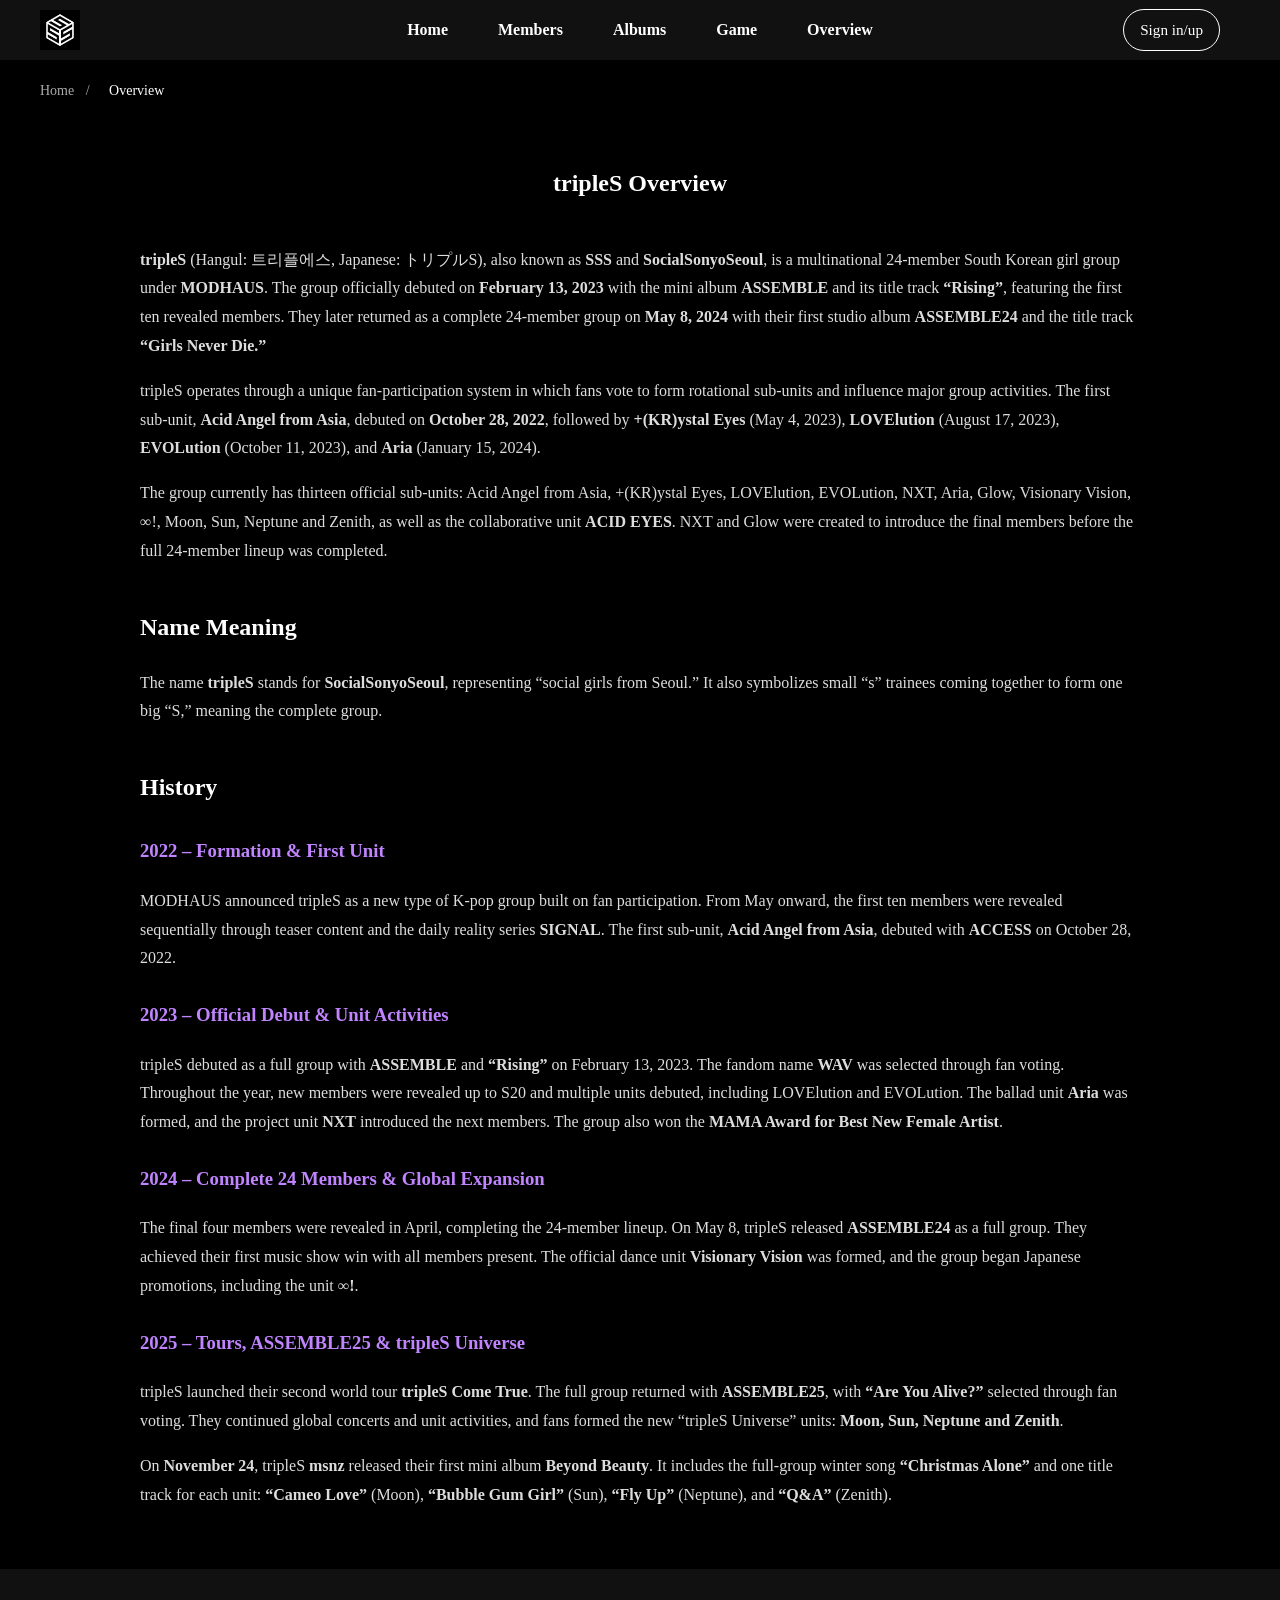
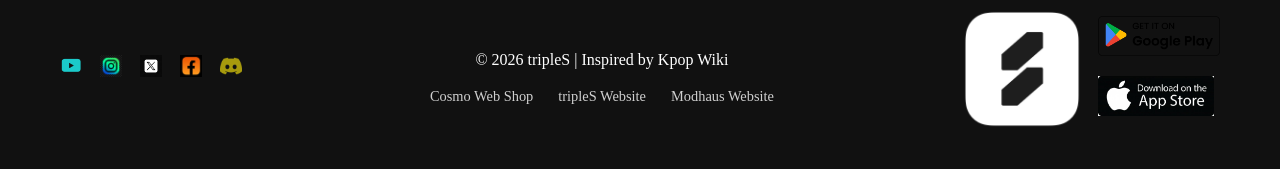
<file: overview.html>
<!DOCTYPE html>
<html lang="en">
<head>
  <meta charset="UTF-8">
  <meta name="viewport" content="width=device-width, initial-scale=1.0">
  <link rel="icon" type="image/webp" href="images/tripleS_icon.webp">
  <title>tripleS</title>
  <link rel="stylesheet" href="style.css">
</head>
<body>

  <header>
    <nav class="navbar">
    <div class="nav-left">
      <a href="index.html">
        <img src="images/tripleS_logo.png" alt="tripleS logo">
      </a>
    </div>
    <button class="hamburger" aria-label="Toggle menu" type="button">
      <span></span>
      <span></span>
      <span></span>
    </button>

    <ul class="nav-center">
      <li><a href="index.html">Home</a></li>
      <li><a href="members.html">Members</a></li>
      <li><a href="albums.html">Albums</a></li>
      <li><a href="game.html">Game</a></li>
      <li><a href="overview.html">Overview</a></li>
      <li id="shopNav" style="display:none;">
          <a href="shop.html">Shop</a>
      </li>
    </ul>

    <div class="nav-right">
      <!-- 🛒 CART ICON -->
<a href="cart.html" id="cartIcon" class="cart-icon" style="display:none;">
  🛒
</a>
  <a href="login.html" id="loginBtn" class="signin-btn">Sign in/up</a>

  <div class="nav-profile" id="profileMenu" style="display: none;">
    <img src="images/Profile_avatar.png" class="profile-img" alt="Profile" onclick="toggleDropdown()">
    <div class="dropdown" id="dropdown">

  <p class="dropdown-user" id="dropdownUsername"></p>

  <!-- ⭐ ADMIN BUTTON -->
  <a href="admin.html" id="adminLink" style="display:none;">Admin Dashboard</a>
<!-- My Orders -->
      <a href="order.html" id="myOrdersLink">My Orders</a>

      <!-- Checkout (disabled if cart empty) -->
      <a href="checkout.html" id="checkoutLink">Checkout</a>
  <a href="#" onclick="logout()">Logout</a>

</div>
  </div>
</div>
  </nav>

  </header>

  <div class="breadcrumb">
    <a href="index.html">Home</a>
    <span>/</span>
    <span class="current">Overview</span>
  </div>

  <section class="overview">

  <h1>tripleS Overview</h1>

  <p>
    <strong>tripleS</strong> (Hangul: 트리플에스, Japanese: トリプルS), also known as
    <strong>SSS</strong> and <strong>SocialSonyoSeoul</strong>, is a multinational
    24-member South Korean girl group under <strong>MODHAUS</strong>.
    The group officially debuted on <strong>February 13, 2023</strong> with the mini album
    <strong>ASSEMBLE</strong> and its title track <strong>“Rising”</strong>,
    featuring the first ten revealed members.
    They later returned as a complete 24-member group on <strong>May 8, 2024</strong>
    with their first studio album <strong>ASSEMBLE24</strong> and the title track
    <strong>“Girls Never Die.”</strong>
  </p>

  <p>
    tripleS operates through a unique fan-participation system in which fans vote to
    form rotational sub-units and influence major group activities.
    The first sub-unit, <strong>Acid Angel from Asia</strong>, debuted on
    <strong>October 28, 2022</strong>, followed by
    <strong>+(KR)ystal Eyes</strong> (May 4, 2023),
    <strong>LOVElution</strong> (August 17, 2023),
    <strong>EVOLution</strong> (October 11, 2023),
    and <strong>Aria</strong> (January 15, 2024).
  </p>

  <p>
    The group currently has thirteen official sub-units:
    Acid Angel from Asia, +(KR)ystal Eyes, LOVElution, EVOLution, NXT, Aria,
    Glow, Visionary Vision, ∞!, Moon, Sun, Neptune and Zenith,
    as well as the collaborative unit <strong>ACID EYES</strong>.
    NXT and Glow were created to introduce the final members before the
    full 24-member lineup was completed.
  </p>

  <h2>Name Meaning</h2>

  <p>
    The name <strong>tripleS</strong> stands for <strong>SocialSonyoSeoul</strong>,
    representing “social girls from Seoul.”
    It also symbolizes small “s” trainees coming together to form one big “S,”
    meaning the complete group.
  </p>

  <h2>History</h2>

  <h3>2022 – Formation & First Unit</h3>
  <p>
    MODHAUS announced tripleS as a new type of K-pop group built on fan participation.
    From May onward, the first ten members were revealed sequentially through teaser
    content and the daily reality series <strong>SIGNAL</strong>.
    The first sub-unit, <strong>Acid Angel from Asia</strong>, debuted with
    <strong>ACCESS</strong> on October 28, 2022.
  </p>

  <h3>2023 – Official Debut & Unit Activities</h3>
  <p>
    tripleS debuted as a full group with <strong>ASSEMBLE</strong> and
    <strong>“Rising”</strong> on February 13, 2023.
    The fandom name <strong>WAV</strong> was selected through fan voting.
    Throughout the year, new members were revealed up to S20 and multiple units
    debuted, including LOVElution and EVOLution.
    The ballad unit <strong>Aria</strong> was formed,
    and the project unit <strong>NXT</strong> introduced the next members.
    The group also won the <strong>MAMA Award for Best New Female Artist</strong>.
  </p>

  <h3>2024 – Complete 24 Members & Global Expansion</h3>
  <p>
    The final four members were revealed in April, completing the 24-member lineup.
    On May 8, tripleS released <strong>ASSEMBLE24</strong> as a full group.
    They achieved their first music show win with all members present.
    The official dance unit <strong>Visionary Vision</strong> was formed,
    and the group began Japanese promotions, including the unit <strong>∞!</strong>.
  </p>

  <h3>2025 – Tours, ASSEMBLE25 & tripleS Universe</h3>
  <p>
    tripleS launched their second world tour <strong>tripleS Come True</strong>.
    The full group returned with <strong>ASSEMBLE25</strong>, with
    <strong>“Are You Alive?”</strong> selected through fan voting.
    They continued global concerts and unit activities,
    and fans formed the new “tripleS Universe” units:
    <strong>Moon, Sun, Neptune and Zenith</strong>.
  </p>

  <p>
    On <strong>November 24</strong>, tripleS <strong>msnz</strong> released their
    first mini album <strong>Beyond Beauty</strong>.
    It includes the full-group winter song <strong>“Christmas Alone”</strong>
    and one title track for each unit:
    <strong>“Cameo Love”</strong> (Moon),
    <strong>“Bubble Gum Girl”</strong> (Sun),
    <strong>“Fly Up”</strong> (Neptune),
    and <strong>“Q&A”</strong> (Zenith).
  </p>

</section>
  <!-- Footer -->
<footer class="footer">

  <!-- LEFT : SOCIAL -->
  <div class="footer-left">
    <a href="https://www.youtube.com/@triplescosmos" target="_blank"><img src="images/youtube-icon-lg.png"></a>
    <a href="https://www.instagram.com/triplescosmos/" target="_blank"><img src="images/instagram.avif"></a>
    <a href="https://x.com/triplescosmos" target="_blank"><img src="images/x-logo-icon.avif"></a>
    <a href="https://www.facebook.com/triplescosmos.archive" target="_blank"><img src="images/facebook-app-icon.avif"></a>
    <a href="https://discord.gg/triplescosmos" target="_blank"><img src="images/discord.png"></a>
  </div>


  <!-- CENTER -->
  <div class="footer-center">
    <p>© 2026 tripleS | Inspired by Kpop Wiki</p>

    <div class="footer-links">
      <a href="https://shop.cosmo.fans/" target="_blank">Cosmo Web Shop</a>
      <a href="https://www.triplescosmos.com/" target="_blank">tripleS Website</a>
      <a href="https://www.mod-haus.com/" target="_blank">Modhaus Website</a>
    </div>
  </div>


  <!-- RIGHT -->
  <div class="footer-right">

  <a class="cosmo-logo">
    <img src="images/Cosmo_app_logo.webp">
  </a>

  <div class="store-icons">
    <a href="https://play.google.com/store/apps/details?id=com.modhaus.cosmo"><img src="images/google-play.webp"></a>
    <a href="https://apps.apple.com/kr/app/cosmo-the-origin/id1617337069"><img src="images/apple-app-store.jpg"></a>
  </div>

</div>

</footer>
<script src="script.js"></script>
</body>
</html>
</file>
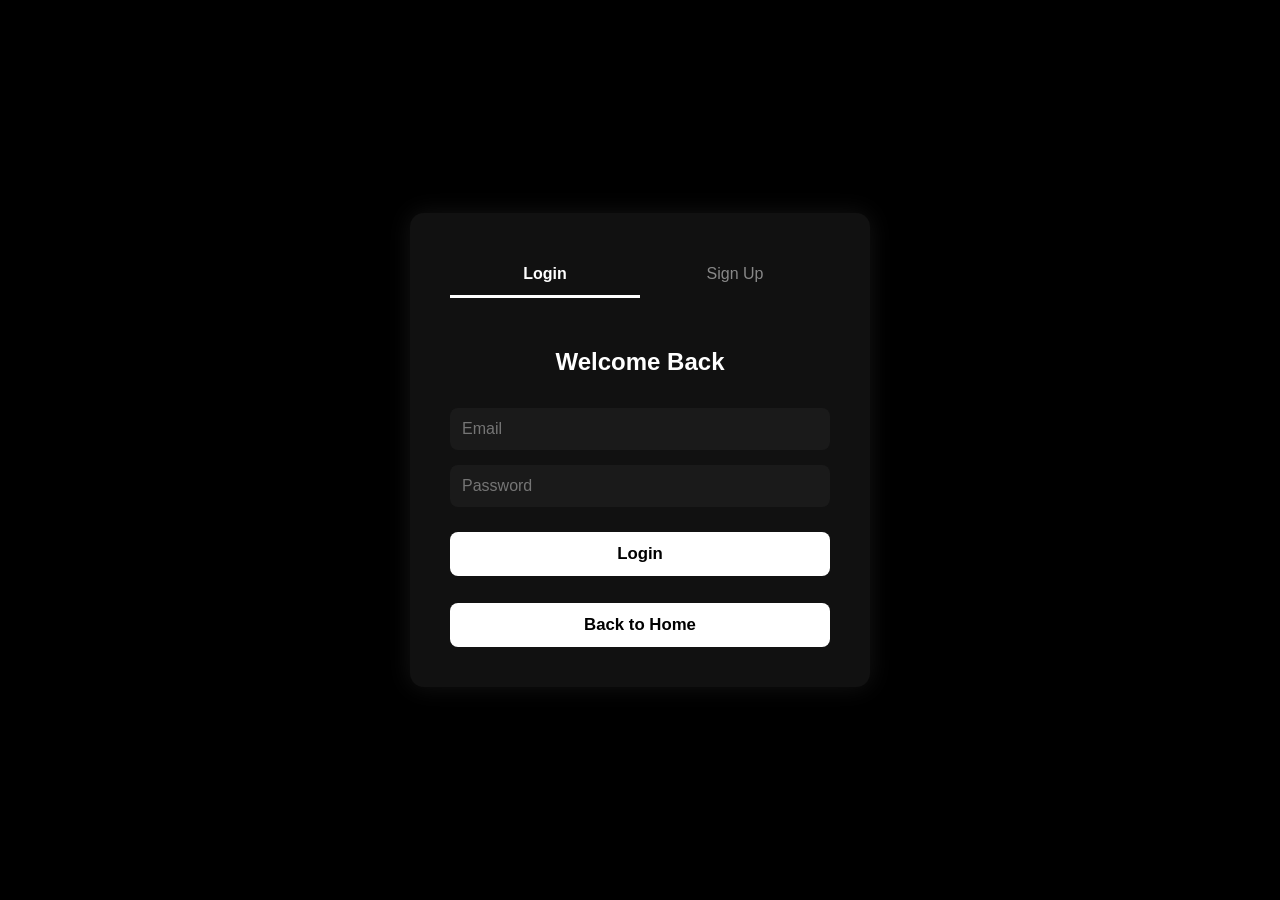
<file: shop.html>
<!DOCTYPE html>
<html lang="en">
<head>
<meta charset="UTF-8">
<meta name="viewport" content="width=device-width, initial-scale=1.0">
<link rel="icon" type="image/webp" href="images/tripleS_icon.webp">
<title>tripleS Shop</title>
<link rel="stylesheet" href="style.css">

<style>
body {
  background: #000;
  color: white;
  font-family: Arial, sans-serif;
  margin: 0;
}

.pc-grid {
  display: grid;
  grid-template-columns: repeat(4, 1fr); /* ⭐ 4 columns */
  gap: 24px;
  padding: 40px 20px;
  max-width: 1400px;
  margin: 0 auto;
}

.pc-card {
  background: #111;
  border-radius: 12px;
  padding: 16px;
  text-align: center;
  transition: transform 0.25s ease, box-shadow 0.25s ease;
  box-shadow: 0 4px 12px rgba(0,0,0,0.4);
}

.pc-card:hover {
  transform: translateY(-6px);
  box-shadow: 0 12px 24px rgba(255, 77, 77, 0.25);
}

.pc-card img {
  width: 100%;
  height: 360px;
  object-fit: cover;
  border-radius: 10px;
}

.pc-card h3 {
  margin: 0 0 6px;
  font-size: 1.28rem;
  color: #eee;
}

.pc-card .member-num {
  color: #aaa;
  font-size: 0.92rem;
  margin-bottom: 8px;
}

.pc-card .price {
  font-size: 1.45rem;
  font-weight: bold;
  color: #ff4d4d;
  margin: 10px 0 6px;
}

.pc-card .stock {
  color: #bbb;
  font-size: 0.98rem;
  margin-bottom: 14px;
}

.pc-card button {
  padding: 10px 22px;
  border: none;
  border-radius: 8px;
  font-weight: bold;
  cursor: pointer;
  transition: all 0.2s;
}

.pc-card button.add-btn {
  background: #ff4d4d;
  color: white;
}

.pc-card button.add-btn:hover:not(:disabled) {
  background: #e63939;
  transform: translateY(-1px);
}

.pc-card button:disabled {
  background: #444;
  color: #888;
  cursor: not-allowed;
}

.empty-message {
  text-align: center;
  padding: 100px 20px;
  color: #777;
  font-size: 1.4rem;
}

.cart-icon {
  position: relative;
  font-size: 1.6rem;
  text-decoration: none;
  color: white;
}

.cart-count {
  position: absolute;
  top: -10px;
  right: -12px;
  background: #ff4d4d;
  color: white;
  font-size: 0.75rem;
  font-weight: bold;
  width: 20px;
  height: 20px;
  border-radius: 50%;
  display: flex;
  align-items: center;
  justify-content: center;
}
/* ===============================
   TABLET
================================ */
@media (max-width: 1024px) {

  .pc-grid {
    grid-template-columns: repeat(2, 1fr);
    gap: 20px;
    padding: 30px 18px;
  }

  .pc-card img {
    height: 320px;
  }

}


/* ===============================
   MOBILE
================================ */
@media (max-width: 768px) {

  .pc-grid {
    grid-template-columns: 1fr;
    gap: 18px;
    padding: 25px 14px;
  }

  .pc-card {
    padding: 14px;
  }

  .pc-card img {
    height: auto;
  }

  .pc-card h3 {
    font-size: 1.15rem;
  }

  .pc-card .price {
    font-size: 1.3rem;
  }

  .pc-card button {
    width: 100%;
    padding: 12px;
    font-size: 0.95rem;
  }

}


/* ===============================
   SMALL PHONES
================================ */
@media (max-width: 480px) {

  .pc-grid {
    padding: 20px 12px;
  }

  .pc-card {
    padding: 12px;
  }

  .pc-card h3 {
    font-size: 1.05rem;
  }

  .pc-card .member-num,
  .pc-card .stock {
    font-size: 0.85rem;
  }

  .pc-card .price {
    font-size: 1.2rem;
  }

  .cart-icon {
    font-size: 1.4rem;
  }

  .cart-count {
    width: 18px;
    height: 18px;
    font-size: 0.65rem;
    top: -8px;
    right: -10px;
  }

}
</style>
</head>
<body>

<!-- Navbar -->
<header>
    <nav class="navbar">
    <div class="nav-left">
      <a href="index.html">
        <img src="images/tripleS_logo.png" alt="tripleS logo">
      </a>
    </div>
    <button class="hamburger" aria-label="Toggle menu" type="button">
      <span></span>
      <span></span>
      <span></span>
    </button>

    <ul class="nav-center">
      <li><a href="index.html">Home</a></li>
      <li><a href="members.html">Members</a></li>
      <li><a href="albums.html">Albums</a></li>
      <li><a href="game.html">Game</a></li>
      <li><a href="overview.html">Overview</a></li>
      <li id="shopNav" style="display:none;">
          <a href="shop.html">Shop</a>
      </li>
    <li id="adminNav" style="display:none;"><a href="admin.html">Admin</a></li>
    </ul>

    <div class="nav-right">
      <!-- 🛒 CART ICON -->
<a href="cart.html" id="cartIcon" class="cart-icon" style="display:none;">
  🛒
</a>
  <a href="login.html" id="loginBtn" class="signin-btn">Sign in/up</a>

  <div class="nav-profile" id="profileMenu" style="display: none;">
    <img src="images/Profile_avatar.png" class="profile-img" alt="Profile" onclick="toggleDropdown()">
    <div class="dropdown" id="dropdown">

  <p class="dropdown-user" id="dropdownUsername"></p>

  <!-- ⭐ ADMIN BUTTON -->
  <a href="admin.html" id="adminLink" style="display:none;">Admin Dashboard</a>
<!-- My Orders -->
      <a href="order.html" id="myOrdersLink">My Orders</a>

      <!-- Checkout (disabled if cart empty) -->
      <a href="checkout.html" id="checkoutLink">Checkout</a>
  <a href="#" onclick="logout()">Logout</a>

</div>
  </div>
</div>
  </nav>

  </header>

    <div class="breadcrumb">
        <a href="index.html">Home</a>
        <span> / </span>
        <span class="current">Shop</span>
    </div>




<h2 style="text-align:center; margin:50px 0 30px; font-size:2.2rem;">Photocards Shop</h2>

<div class="pc-grid" id="shopContainer"></div>

<script>
const currentUser = JSON.parse(localStorage.getItem("tripleSCurrentUser"));

if (!currentUser) {
  alert("Please login first");
  location.href = "login.html";
}

// Elements
const shopNav     = document.getElementById("shopNav");
const adminNav    = document.getElementById("adminNav");
const loginBtn    = document.getElementById("loginBtn");
const profileMenu = document.getElementById("profileMenu");
const dropdown    = document.getElementById("dropdown");
const dropdownUsername = document.getElementById("dropdownUsername");
const adminLink   = document.getElementById("adminLink");
const cartIcon    = document.getElementById("cartIcon");

// Navigation + cart count
function updateNav() {
  loginBtn.style.display = "none";
  profileMenu.style.display = "block";
  dropdownUsername.textContent = currentUser.username;
  shopNav.style.display = "block";

  if (currentUser.role === "admin") {
    adminLink.style.display = "block";
    adminNav.style.display = "block";
  }

  updateCartCount();
}

function toggleDropdown() {
  dropdown.classList.toggle("show");
}

function logout() {
  localStorage.removeItem("tripleSCurrentUser");
  location.href = "index.html";
}

function updateCartCount() {
  let cart = JSON.parse(localStorage.getItem("tripleSCart")) || [];
  let userCart = cart.filter(item => item.user === currentUser.username);
  let totalQty = userCart.reduce((sum, item) => sum + item.qty, 0);

  cartIcon.style.display = "block";
  cartIcon.innerHTML = `🛒${totalQty > 0 ? `<span class="cart-count">${totalQty}</span>` : ''}`;
}

// Load photocards
function loadPhotocards() {
  const container = document.getElementById("shopContainer");
  let photocards = JSON.parse(localStorage.getItem("tripleSPhotocards")) || [];

  container.innerHTML = "";

  if (photocards.length === 0) {
    container.innerHTML = `<p class="empty-message">No photocards available yet...</p>`;
    return;
  }

  photocards.forEach((pc, index) => {
    const qtyLeft = Number(pc.qty) || 0;

    container.innerHTML += `
      <div class="pc-card">
        <img src="${pc.image}" alt="${pc.memberName || 'Photocard'}">
        <h3>${pc.memberName || 'Unknown'}</h3>
        <div class="member-num">S${pc.memberNumber || '?'}</div>
        <div class="price">฿${Number(pc.price || 0).toLocaleString("th-TH")}</div>
        <div class="stock">Stock: ${qtyLeft}</div>
        <button class="add-btn"
          onclick="addToCart(${index})"
          ${qtyLeft <= 0 ? "disabled" : ""}>
          ${qtyLeft <= 0 ? "Out of Stock" : "Add to Cart"}
        </button>
      </div>
    `;
  });
}

// Add to cart – now includes memberNumber
function addToCart(index) {
  let photocards = JSON.parse(localStorage.getItem("tripleSPhotocards")) || [];
  let cart = JSON.parse(localStorage.getItem("tripleSCart")) || [];

  const product = photocards[index];
  if (!product || Number(product.qty) <= 0) {
    alert("Sorry, this photocard is out of stock.");
    return;
  }

  const identifier = `${product.memberName || ''}-${product.memberNumber || ''}`;

  let existing = cart.find(item =>
    item.user === currentUser.username &&
    item.productIdentifier === identifier
  );

  if (existing) {
    if (existing.qty >= product.qty) {
      alert(`Only ${product.qty} left in stock!`);
      return;
    }
    existing.qty += 1;
  } else {
    cart.push({
      user: currentUser.username,
      productIdentifier: identifier,
      name: product.memberName || 'Photocard',
      memberNumber: product.memberNumber || "?",   // crucial for stock restore
      price: Number(product.price || 0),
      img: product.image || '',
      qty: 1
    });
  }

  // Decrease stock
  product.qty = Number(product.qty) - 1;

  localStorage.setItem("tripleSPhotocards", JSON.stringify(photocards));
  localStorage.setItem("tripleSCart", JSON.stringify(cart));

  alert("Added to cart ✓");
  updateCartCount();
  loadPhotocards();
}

document.addEventListener("DOMContentLoaded", () => {
  updateNav();
  loadPhotocards();
});
</script>
<script src="script.js"></script>
</body>
</html>
</file>
<file: style.css>
body {
  margin: 0;
  padding: 0;
  font-family: 'Times New Roman', Times, serif;
  background-color: #000;
  color: #fff;
  line-height: 1.6;
}

header {
  margin: 0;
  padding: 0;
}

/* NAVBAR */
.navbar {
  height: 60px;
  padding: 0 40px;
  display: flex;
  align-items: center;
  justify-content: center;
  background: #111;
  position: relative;
}
.nav-right {
  position: absolute;
  right: 60px;
  display: flex;
  align-items: center;
  gap: 16px;
}

.signin-btn {
  padding: 8px 16px;
  background: transparent;
  border: 1px solid white;
  border-radius: 30px;
  color: white;
  text-decoration: none;
  font-size: 0.95rem;
  transition: 0.3s;
}

.signin-btn:hover {
  background: white;
  color: black;
}

/* PROFILE IMAGE */
.profile-img {
  width: 34px;
  height: 34px;
  border-radius: 50%;
  cursor: pointer;
  object-fit: cover;
}

/* IMPORTANT → parent must be relative */
.nav-profile {
  position: relative;
  display: flex;
  align-items: center;
}

/* DROPDOWN BOX */
.dropdown {
  position: absolute;
  top: 48px;           /* adjust if your profile image height changes */
  right: 0;
  background: #1f1f1f;
  border-radius: 12px;
  min-width: 200px;    /* wider to fit longer links nicely */
  display: none;
  flex-direction: column;
  padding: 8px 0;
  box-shadow: 0 8px 24px rgba(0,0,0,0.6);
  z-index: 999;
  border: 1px solid rgba(255, 77, 77, 0.15);
}

/* SHOW DROPDOWN */
.dropdown.show {
  display: flex;
}

/* USERNAME / HEADER */
.dropdown-user {
  padding: 14px 18px;
  font-weight: 600;
  color: #ffffff;
  border-bottom: 1px solid rgba(255,255,255,0.08);
  margin: 0;
  font-size: 1rem;
  white-space: nowrap;
  overflow: hidden;
  text-overflow: ellipsis;
}

/* LINKS */
.dropdown a {
  color: #e0e0e0;
  padding: 12px 18px;
  text-decoration: none;
  font-size: 0.97rem;
  transition: all 0.18s;
  display: block;
}

.dropdown a:hover {
  background: rgba(255, 77, 77, 0.12);
  color: #ff4d4d;
}

/* Special links */
#adminLink {
  color: #4da6ff;
  font-weight: 600;
}

#adminLink:hover {
  background: rgba(77, 166, 255, 0.15);
  color: #80bfff;
}

#myOrdersLink,
#checkoutLink {
  font-weight: 500;
}

#checkoutLink.disabled {
  color: #777;
  pointer-events: none;
  cursor: not-allowed;
}

/* Divider (optional) */
.dropdown .divider {
  height: 1px;
  background: rgba(255,255,255,0.08);
  margin: 6px 0;
}
/* ── Auth Page ── */
.auth-container {
  display: flex;
  justify-content: center;
  align-items: center;
  min-height: 100vh;
  background: #0f0f0f;
  color: white;
}

.auth-box {
  background: #1a1a1a;
  padding: 40px;
  border-radius: 16px;
  width: 100%;
  max-width: 420px;
  box-shadow: 0 10px 30px rgba(0,0,0,0.5);
}

.auth-tabs {
  display: flex;
  margin-bottom: 28px;
}

.auth-tabs button {
  flex: 1;
  padding: 12px;
  background: transparent;
  border: none;
  color: #aaa;
  font-size: 1.1rem;
  cursor: pointer;
  transition: 0.3s;
}

.auth-tabs button.active {
  color: white;
  border-bottom: 3px solid #fff;
  font-weight: bold;
}

.auth-form {
  display: flex;
  flex-direction: column;
  gap: 16px;
}

.auth-form.hidden {
  display: none;
}

.auth-form h2 {
  text-align: center;
  margin-bottom: 12px;
}

.auth-form input {
  padding: 14px 16px;
  border: 1px solid #444;
  border-radius: 8px;
  background: #222;
  color: white;
  font-size: 1rem;
}

.auth-btn {
  padding: 14px;
  background: #0066ff;
  border: none;
  border-radius: 8px;
  color: white;
  font-size: 1.05rem;
  cursor: pointer;
  transition: 0.25s;
}

.auth-btn:hover {
  background: #0055dd;
}
/* LOGO LEFT */
.nav-left {
  position: absolute;
  left: 40px;
}

.nav-left img {
  height: 40px;
  width: auto;
  display: block;
}

/* CENTER MENU */
.nav-center {
  list-style: none;
  display: flex;
  gap: 50px;
  margin: 0;
  padding: 0;
}

.nav-center a {
  position: relative;
  color: white;
  text-decoration: none;
  font-weight: bold;
}

.nav-center a.active {
  color: #fff;
}

/* underline base */
.nav-center a::after {
  content: "";
  position: absolute;
  left: 50%;
  bottom: -8px;
  transform: translateX(-50%);
  width: 0%;
  height: 2px;
  background: white;
  transition: 0.3s ease;
}

/* hover animation */
.nav-center a:hover::after {
  width: 100%;
}

/* ACTIVE PAGE */
.nav-center a.active::after {
  width: 100%;
}

/* Group Section */
.group-section {
  text-align: center;
  padding: 10px 10px;
}

.group-section img {
  width: 80%;
  max-width: 800px;
  border-radius: 12px;
  box-shadow: 0 4px 12px rgba(255,255,255,0.2);
}

/* MEMBERS SECTION */
.members {
  display: grid;
  grid-template-columns: repeat(4, minmax(0, 1fr));
  gap: 35px;
  max-width: 1400px;   /* give more space */
  margin: 40px auto;
  padding: 0 20px;     /* prevent edge sticking */
}

.member {
  background: #111;
  padding: 15px;
  border-radius: 12px;
  text-align: center;
  min-width: 0;
  color: white;
  text-decoration: none;
}

.member img {
  width: 100%;
  height: 370px;
  object-fit: cover;
}

.member {
  transition: 0.3s ease;
}

.member:hover {
  transform: translateY(-8px) scale(1.02);
}

.member h3 {
  margin: 8px 0 2px;
  font-size: 16px;
  line-height: 1.2;
}

.member-detail {
  max-width: 1200px;
  margin: 15px auto;
  padding: 20px;
}

.detail-container {
  display: flex;
  gap: 50px;
  align-items: flex-start;
}

.detail-left img {
  width: 350px;
  border-radius: 12px;
}

.detail-right {
  flex: 1;
}

.profile-table {
  width: 100%;
  border-collapse: collapse;
  margin-top: 20px;
}

.profile-table td {
  padding: 10px;
  border-bottom: 1px solid #333;
}

.profile-table td:first-child {
  font-weight: bold;
  width: 180px;
  color: #aaa;
}

.clickable {
  cursor: pointer;
}

.member-detail button {
  margin-top: 20px;
  padding: 10px 18px;
  background: transparent;
  color: white;
  border: 2px solid white;
  border-radius: 8px;
  cursor: pointer;
  font-weight: bold;
  transition: 0.3s;
}

.member-detail button:hover {
  background: white;
  color: black;
  transform: translateX(-5px);
}

.back-btn {
  display: inline-flex;
  align-items: center;
  gap: 8px;
  margin-top: 25px;
  padding: 10px 20px;
  background: #111;
  color: white;
  border: 1px solid #fff;
  border-radius: 30px;
  cursor: pointer;
  font-size: 14px;
  transition: 0.3s;
}

.back-btn:hover {
  background: white;
  color: black;
  transform: translateX(-6px);
}
.members-btn {
  position: fixed;     /* stays at top when scrolling */
  top: 20px;
  left: 20px;

  background: rgba(0,0,0,0.6);
  color: #fff;
  padding: 10px 18px;

  border-radius: 30px;
  text-decoration: none;
  font-weight: 600;
  letter-spacing: 1px;

  transition: 0.3s;
  z-index: 999;
  position: static;
}

.member-header {
  display: flex;
  justify-content: flex-start;
  margin-bottom: 20px;
}

/* Hover effect */
.members-btn:hover {
  background: #fff;
  color: #000;
}
.member-section {
  max-width: 1000px;
  margin: 80px auto;
  position: relative;   /* ⭐ IMPORTANT – makes button stay inside */
}

.member-grid {
  display: grid;
  grid-template-columns: repeat(4, 1fr);
  gap: 20px;
}

.member-card {
  text-decoration: none;
  color: white;
}

.member-card h3 {
  color: #fff;
  text-align: center;
  margin-top: 10px;
  text-decoration: none;   /* 🚫 no underline */
}

.member-card:hover h3 {
  text-shadow: 0 0 8px white;
}

.member-card img {
  width: 100%;
  display: block;
  border-radius: 12px;
  transition: 0.4s;
}

/* Fade animation */
.fade-out {
  opacity: 0;
  transform: scale(0.9);
}

.fade-in {
  opacity: 0;
  animation: fadeIn 0.6s forwards;
}

@keyframes fadeIn {
  to {
    opacity: 1;
    transform: scale(1);
  }
}
/* ===============================
   ALBUM GRID → 2 PER ROW
================================ */
.album-grid {
  display: grid;
  grid-template-columns: repeat(2, 1fr);
  gap: 40px;
  max-width: 1300px;
  margin: 60px auto;
  padding: 0 20px;
}

/* ===============================
   ALBUM CARD
================================ */
.album-row {
  display: flex;
  height: 320px;
  background: #0a0a0a;
  border-radius: 16px;
  overflow: hidden;
  box-shadow: 0 12px 30px rgba(0,0,0,0.8);
  transition: 0.45s ease;
}

.album-row:hover {
  transform: translateY(-10px) scale(1.02);
  box-shadow: 0 25px 60px rgba(138, 43, 226, 0.35);
}

/* ===============================
   COVER IMAGE
================================ */
.album-cover {
  width: 45%;
  overflow: hidden;
  background: #000;
}

.album-cover img {
  width: 100%;
  height: 100%;
  object-fit: cover;
  transition: 0.6s ease;
}

.album-row:hover .album-cover img {
  transform: scale(1.08);
}

/* ===============================
   INFO PANEL
================================ */
.album-info {
  width: 55%;
  padding: 25px 30px;
  display: flex;
  flex-direction: column;
  justify-content: center;
  background: linear-gradient(to bottom, #0d0d0d, #050505);
  color: #fff;
  transition: 0.4s ease;
}

.album-row:hover .album-info {
  background: linear-gradient(to bottom, #14001f, #05000f);
}

/* ===============================
   TITLE
================================ */
.album-title {
  text-align: center;
  font-size: 1.05rem;
  letter-spacing: 1px;
  margin-bottom: 10px;
  font-weight: bold;
  text-shadow: 0 0 10px rgba(138,43,226,0.6);
}

/* ===============================
   TRACKLIST (ALBUM CARD)
================================ */
.album-grid .tracklist {
  list-style: decimal;
  padding-left: 18px;
  margin: 0;
  font-size: 0.92rem;
  line-height: 1.45;
}

.album-grid .tracklist li {
  padding: 2px 0;
  border: none;
  transition: 0.25s ease;
}

/* hover effect */
.album-grid .tracklist li:hover {
  color: #c084ff;
  transform: translateX(6px);
  text-shadow: 0 0 8px rgba(192,132,255,0.5);
}

/* remove ALL link underline problems */
.album-grid .tracklist a {
  text-decoration: none !important;
  border: none !important;
  color: #fff;
}

/* ===============================
   DETAIL PAGE LAYOUT
================================ */
.album-detail-container {
  display: flex;
  gap: 40px;
  flex-wrap: wrap;
  justify-content: center;
  align-items: flex-start;
  margin-bottom: 40px;
}

/* BIG COVER */
.album-cover-large {
  flex: 0 0 280px;
  max-width: 280px;
}

.album-cover-large img {
  width: 100%;
  margin-top: 125px;
  border-radius: 12px;
  box-shadow: 0 10px 30px rgba(0,0,0,0.6);
}

/* DETAIL TRACKLIST (WITH DIVIDERS) */
.album-detail .tracklist li {
  padding: 6px 0;
  border-bottom: 1px solid rgba(255,255,255,0.08);
}

.album-detail .tracklist li:last-child {
  border-bottom: none;
}

/* ===============================
   YOUTUBE
================================ */
.youtube-section iframe {
  width: 80%;
  max-width: 700px;
  height: 395px; /* keeps 16:9 ratio */
  border-radius: 12px;
  box-shadow: 0 10px 30px rgba(0,0,0,0.6);
  display: block;
  margin: 0 auto; /* center */
}

#start-quiz {
  background: linear-gradient(135deg, #ffffff, #dcdcdc);
  color: #000;
  border: none;
  padding: 14px 40px;
  font-size: 1.2rem;
  font-weight: 600;
  letter-spacing: 1px;

  border-radius: 40px;
  cursor: pointer;

  transition: all 0.3s ease;
  box-shadow: 0 8px 20px rgba(255,255,255,0.15);
}

/* Hover */
#start-quiz:hover {
  transform: translateY(-3px) scale(1.05);
  box-shadow: 0 12px 30px rgba(255,255,255,0.35);
}

/* Click effect */
#start-quiz:active {
  transform: scale(0.95);
}

#game {
  padding: 30px 15px;
  max-width: 900px;
  margin: 0 auto;
  text-align: center;
  min-height: 80vh;
}

#game #quiz-stats {
  display: flex;
  justify-content: center;
  gap: 40px;
  margin: 25px 0;
  font-weight: bold;
  font-size: 1.1rem;
  color: #ddd;
  flex-wrap: wrap;
}

#game #quiz-image-container,
#game .input-wrapper {
  display: flex;
  justify-content: center;
  margin: 25px 0;
}

#game #member-image {
  max-width: 90%;
  max-height: 300px;
  border-radius: 12px;
  box-shadow: 0 8px 25px rgba(0,0,0,0.3);
  object-fit: contain;
}

#game #answer-input {
  width: 100%;
  max-width: 550px;
  padding: 16px;
  font-size: 1.4rem;
  border: 2px solid #444;
  border-radius: 12px;
  background: #111;
  color: white;
  text-align: center;
}

.breadcrumb {
  max-width: 1200px;
  margin: 20px auto;
  padding: 0 20px;
  font-size: 14px;
  color: #aaa;
}

.breadcrumb a {
  color: #aaa;
  text-decoration: none;
}

.breadcrumb a:hover {
  color: #fff;
}

.breadcrumb .current {
  color: #fff;
}

.breadcrumb span {
  margin: 0 8px;
}

.overview {
  max-width: 1000px;
  margin: 60px auto;
  padding: 0 20px;
  color: #ddd;
  line-height: 1.8;
}

.overview h1 {
  text-align: center;
  color: #fff;
  margin-bottom: 40px;
}

.overview h2 {
  color: #fff;
  margin-top: 40px;
}

.overview h3 {
  color: #c084ff;
  margin-top: 25px;
}

.overview ul {
  padding-left: 20px;
}

.auth-container{
  min-height:100vh;
  display:flex;
  justify-content:center;
  align-items:center;
  background:#000;
  font-family:Arial, sans-serif;
}

.auth-box{
  width:380px;
  background:#111;
  padding:40px;
  border-radius:14px;
  box-shadow:0 0 25px rgba(255,255,255,0.08);
  text-align:center;
}

.auth-tabs{
  display:flex;
  margin-bottom:25px;
}

.auth-tabs button{
  flex:1;

/* ===============================
   Responsive — Mobile / Tablet
   =============================== */

@media (max-width: 1024px) {
  .navbar { padding: 0 20px; }
  .nav-left { left: 20px; }
  .nav-right { right: 36px; gap: 12px; }
  .nav-center { gap: 20px; }
  .group-section img { width: 95%; max-width: 680px; }
  .members { grid-template-columns: repeat(3, 1fr); gap: 24px; margin: 30px auto; }
  .member img { height: 260px; }
  .member-section { margin: 60px auto; }
  .member-grid { grid-template-columns: repeat(3, 1fr); }
  .album-grid { grid-template-columns: repeat(1, 1fr); gap: 28px; }
}

@media (max-width: 768px) {
  /* simple navbar collapse: hide center menu on narrow screens */
  .nav-center { display: none; }
  .signin-btn { font-size: 0.9rem; padding: 6px 12px; }
  .nav-right { right: 40px; }
  .nav-left img { height: 34px; }

  .members { grid-template-columns: repeat(2, 1fr); max-width: 1000px; margin: 24px auto; }
  .member img { height: 220px; }
  .member-grid { grid-template-columns: repeat(2, 1fr); }

  .detail-container { flex-direction: column; gap: 20px; }
  .detail-left img { width: 100%; max-width: 420px; height: auto; }
  .profile-table td:first-child { width: 140px; }
  .youtube-section iframe { width: 100%; height: auto; }
}

@media (max-width: 480px) {
  .navbar { height: 56px; padding: 0 12px; }
  .nav-left img { height: 32px; }
  .nav-right { right: 36px; gap: 8px; }

  .members { grid-template-columns: 1fr; gap: 16px; padding: 0 12px; margin: 20px auto; }
  .member img { height: 180px; }
  .group-section img { width: 100%; max-width: 100%; }

  /* Albums stack vertically on small screens */
  .album-row { flex-direction: column; height: auto; }
  .album-cover { width: 100%; }
  .album-info { width: 100%; padding: 16px; }

  .breadcrumb { padding: 0 12px; }
  .profile-table td { padding: 8px; }
  .member-section { margin: 40px auto; }
  .member-card img { height: auto; }
}
  padding:12px;
  border:none;
  background:none;
  color:#888;
  font-size:1rem;
  cursor:pointer;
  border-bottom:2px solid transparent;
}

.auth-tabs .active{
  color:white;
  border-bottom:2px solid white;
}

.auth-form{
  display:flex;
  flex-direction:column;
  gap:15px;
}

.auth-form input{
  padding:12px;
  border:none;
  border-radius:8px;
  background:#1a1a1a;
  color:white;
}

.auth-btn{
  margin-top:10px;
  padding:12px;
  border:none;
  border-radius:8px;
  background:white;
  color:black;
  font-weight:bold;
  cursor:pointer;
  transition:0.3s;
}

.auth-btn:hover{
  background:#ddd;
}

.hidden{
  display:none;
}

.footer{
  background:#111;
  color:white;
  padding:40px 60px;
  display:flex;
  align-items:center;
  justify-content:space-between;
  flex-wrap:wrap;
}

/* LEFT */
.footer-left{
  display:flex;
  gap:18px;
}

.footer-left img{
  width:22px;
  filter:invert(1);
  transition:0.3s;
}

.footer-left img:hover{
  transform:scale(1.2);
}

/* CENTER */
.footer-center{
  text-align:center;
}

.footer-center p{
  margin-bottom:12px; 
}

.footer-links{
  display:flex;
  gap:25px;
  justify-content:center;
  flex-wrap:wrap;
}

.footer-links a{
  color:white;
  text-decoration:none;
  font-size:0.9rem;
  opacity:0.8;
}

.footer-links a:hover{
  opacity:1;
}

.footer-right{
  display:grid;
  grid-template-columns: auto auto;
  grid-template-rows: auto auto;
  align-items:center;
  column-gap:16px;
}

/* COSMO LOGO → takes 2 rows */
.cosmo-logo{
  grid-row: span 2;
}

.cosmo-logo img{
  width:120px;
  display:block;
}

/* STORE ICONS */
.store-icons{
  display:contents; /* allows direct grid placement */
}

.store-icons a:nth-child(1){
  grid-column:2;
  grid-row:1;
}

.store-icons a:nth-child(2){
  grid-column:2;
  grid-row:2;
}

.store-icons img{
  height:40px;
  transition:0.3s;
}

.store-icons img:hover{
  transform:scale(1.1);
}

/* LYRICS SECTION */
.lyrics-section{
  margin-top:50px;
  color:white;
  text-align:center;
}

.lyrics-title{
  font-size:1.6rem;
  margin-bottom:20px;
  text-shadow:0 0 10px rgba(138,43,226,0.6);
}

/* LYRICS BOX */
.lyrics-box{
  max-width:800px;
  margin:0 auto;
  padding:25px;
  background:linear-gradient(to bottom,#0d0d0d,#050505);
  border-radius:12px;
  box-shadow:0 10px 30px rgba(0,0,0,0.6);

  max-height:300px;     /* scrollable */
  overflow-y:auto;
  line-height:1.8;
  font-size:0.95rem;
  text-align:left;
}

/* scrollbar styling */
.lyrics-box::-webkit-scrollbar{
  width:6px;
}

.lyrics-box::-webkit-scrollbar-thumb{
  background:#888;
  border-radius:10px;
}

.audio-player{
  margin-top:25px;
  text-align:center;
}
/* make player fit your layout */
.audio-player audio{
  width:100%;
  max-width:500px;
  filter:invert(1) hue-rotate(180deg); /* dark theme trick */
}

.cart-icon{
  font-size:22px;
  margin-right:15px;
  text-decoration:none;
  position:relative;
}

.cart-icon:hover{
  transform:scale(1.2);
}

/* ===============================
   TABLET
================================ */
@media (max-width: 1024px) {

  .members {
    grid-template-columns: repeat(2, 1fr);
  }

  .member-grid {
    grid-template-columns: repeat(2, 1fr);
  }

  .album-grid {
    grid-template-columns: 1fr;
  }

  .detail-container {
    flex-direction: column;
    align-items: center;
    text-align: center;
  }

  .detail-left img {
    width: 260px;
  }

  .nav-center {
    gap: 25px;
  }
}


/* ===============================
   MOBILE
================================ */
@media (max-width: 768px) {

  /* NAVBAR */
  .navbar {
    padding: 0 15px;
  }

  .nav-left {
    left: 15px;
  }

  .nav-right {
    right: 15px;
  }

  .nav-center {
    display: none; /* hide desktop menu for mobile */
  }

  /* MEMBERS GRID */
  .members {
    grid-template-columns: 1fr;
    gap: 25px;
  }

  .member-grid {
    grid-template-columns: 1fr;
  }

  .member img {
    height: auto;
  }

  /* MEMBER DETAIL */
  .detail-left img {
    width: 220px;
  }

  .profile-table td:first-child {
    width: 120px;
  }

  /* ALBUM CARD */
  .album-row {
    flex-direction: column;
    height: auto;
  }

  .album-cover {
    width: 100%;
    height: 250px;
  }

  .album-info {
    width: 100%;
    padding: 20px;
  }

  /* AUTH */
  .auth-box {
    width: 90%;
    padding: 25px;
  }

  /* YOUTUBE */
  .youtube-section iframe {
    width: 100%;
    height: 220px;
  }

  /* LYRICS */
  .lyrics-box {
    max-height: 250px;
    font-size: 0.9rem;
  }

  /* FOOTER */
  .footer {
    flex-direction: column;
    gap: 25px;
    text-align: center;
  }

  .footer-right {
    grid-template-columns: 1fr;
    row-gap: 15px;
    justify-items: center;
  }

  .cosmo-logo {
    grid-row: auto;
  }

  .store-icons {
    display: flex;
    gap: 15px;
  }

}


/* ===============================
   SMALL PHONES
================================ */
@media (max-width: 480px) {

  body {
    font-size: 14px;
  }

  .signin-btn {
    padding: 6px 12px;
    font-size: 0.8rem;
  }

  .dropdown {
    min-width: 170px;
  }

  .album-title {
    font-size: 0.95rem;
  }

  #game #answer-input {
    font-size: 1.1rem;
    padding: 12px;
  }

  #start-quiz {
    width: 100%;
    font-size: 1rem;
  }

}

/* Hamburger button */
.hamburger {
  display: none; /* shown only on small screens */
  background: transparent;
  border: none;
  width: 36px;
  height: 28px;
  padding: 4px;
  flex-direction: column;
  justify-content: space-between;
  cursor: pointer;
  position: absolute;
  right: 12px;
  top: 12px;
  z-index: 1001;
}
.hamburger span {
  display: block;
  height: 3px;
  background: #fff;
  border-radius: 3px;
}

@media (max-width: 768px) {
  .hamburger { display: flex; }

  /* When open, show the nav-center as a stacked menu */
  .nav-center.open {
    display: flex !important;
    flex-direction: column;
    gap: 12px;
    position: absolute;
    top: 56px;
    left: 0;
    right: 0;
    background: #0c0c0c;
    padding: 12px 16px;
    z-index: 1000;
    border-top: 1px solid rgba(255,255,255,0.03);
  }

  .nav-center.open a { padding: 10px 6px; }
}

/* When hamburger is visible, make sure cart/profile sit left of it */
@media (max-width: 768px) {
  .nav-right { right: 84px; }
}

@media (max-width: 480px) {
  .nav-right { right: 72px; }
}
</file>
